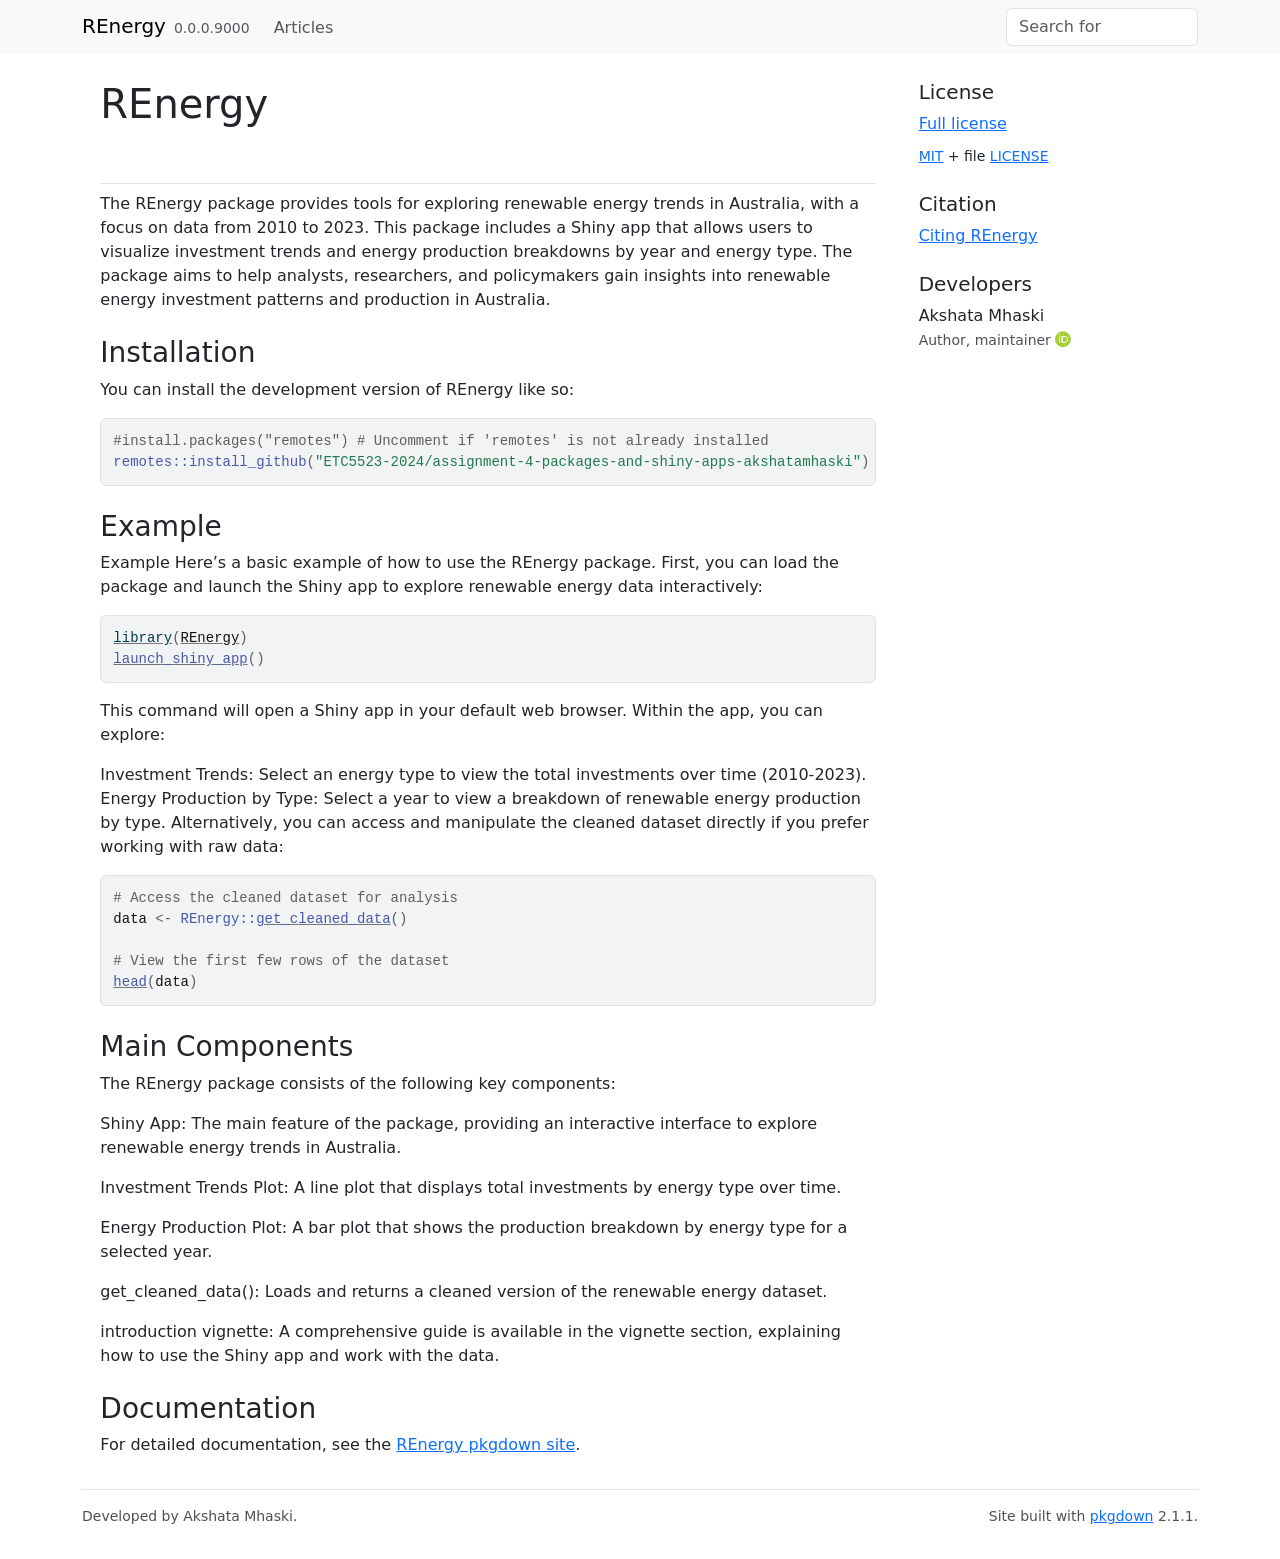
<file: index.html>
<!DOCTYPE html>
<!-- Generated by pkgdown: do not edit by hand --><html lang="en">
<head>
<meta http-equiv="Content-Type" content="text/html; charset=UTF-8">
<meta charset="utf-8">
<meta http-equiv="X-UA-Compatible" content="IE=edge">
<meta name="viewport" content="width=device-width, initial-scale=1, shrink-to-fit=no">
<title>Analyze and Visualize Renewable Energy Trends in Australia • REnergy</title>
<script src="deps/jquery-3.6.0/jquery-3.6.0.min.js"></script><meta name="viewport" content="width=device-width, initial-scale=1, shrink-to-fit=no">
<link href="deps/bootstrap-5.3.1/bootstrap.min.css" rel="stylesheet">
<script src="deps/bootstrap-5.3.1/bootstrap.bundle.min.js"></script><link href="deps/font-awesome-6.4.2/css/all.min.css" rel="stylesheet">
<link href="deps/font-awesome-6.4.2/css/v4-shims.min.css" rel="stylesheet">
<script src="deps/headroom-0.11.0/headroom.min.js"></script><script src="deps/headroom-0.11.0/jQuery.headroom.min.js"></script><script src="deps/bootstrap-toc-1.0.1/bootstrap-toc.min.js"></script><script src="deps/clipboard.js-2.0.11/clipboard.min.js"></script><script src="deps/search-1.0.0/autocomplete.jquery.min.js"></script><script src="deps/search-1.0.0/fuse.min.js"></script><script src="deps/search-1.0.0/mark.min.js"></script><!-- pkgdown --><script src="pkgdown.js"></script><meta property="og:title" content="Analyze and Visualize Renewable Energy Trends in Australia">
<meta name="description" content="The REnergy package provides tools for analyzing renewable energy trends in Australia from 2010 to 2023. This package includes a Shiny app for interactive data visualization, allowing users to explore investment patterns and energy production by type and year. It is designed for researchers, analysts, and policymakers interested in renewable energy data.">
<meta property="og:description" content="The REnergy package provides tools for analyzing renewable energy trends in Australia from 2010 to 2023. This package includes a Shiny app for interactive data visualization, allowing users to explore investment patterns and energy production by type and year. It is designed for researchers, analysts, and policymakers interested in renewable energy data.">
</head>
<body>
    <a href="#main" class="visually-hidden-focusable">Skip to contents</a>


    <nav class="navbar navbar-expand-lg fixed-top bg-light" data-bs-theme="light" aria-label="Site navigation"><div class="container">

    <a class="navbar-brand me-2" href="index.html">REnergy</a>

    <small class="nav-text text-muted me-auto" data-bs-toggle="tooltip" data-bs-placement="bottom" title="">0.0.0.9000</small>


    <button class="navbar-toggler" type="button" data-bs-toggle="collapse" data-bs-target="#navbar" aria-controls="navbar" aria-expanded="false" aria-label="Toggle navigation">
      <span class="navbar-toggler-icon"></span>
    </button>

    <div id="navbar" class="collapse navbar-collapse ms-3">
      <ul class="navbar-nav me-auto">
<li class="nav-item"><a class="nav-link" href="articles/index.html">Articles</a></li>
      </ul>
<ul class="navbar-nav">
<li class="nav-item"><form class="form-inline" role="search">
 <input class="form-control" type="search" name="search-input" id="search-input" autocomplete="off" aria-label="Search site" placeholder="Search for" data-search-index="search.json">
</form></li>
      </ul>
</div>


  </div>
</nav><div class="container template-home">
<div class="row">
  <main id="main" class="col-md-9"><div class="section level1">
<div class="page-header"><h1 id="renergy">REnergy<a class="anchor" aria-label="anchor" href="#renergy"></a>
</h1></div>
<!-- badges: start -->
<!-- badges: end -->
<p>The REnergy package provides tools for exploring renewable energy trends in Australia, with a focus on data from 2010 to 2023. This package includes a Shiny app that allows users to visualize investment trends and energy production breakdowns by year and energy type. The package aims to help analysts, researchers, and policymakers gain insights into renewable energy investment patterns and production in Australia.</p>
<div class="section level2">
<h2 id="installation">Installation<a class="anchor" aria-label="anchor" href="#installation"></a>
</h2>
<p>You can install the development version of REnergy like so:</p>
<div class="sourceCode" id="cb1"><pre class="downlit sourceCode r">
<code class="sourceCode R"><span><span class="co">#install.packages("remotes") # Uncomment if 'remotes' is not already installed</span></span>
<span><span class="fu">remotes</span><span class="fu">::</span><span class="fu">install_github</span><span class="op">(</span><span class="st">"ETC5523-2024/assignment-4-packages-and-shiny-apps-akshatamhaski"</span><span class="op">)</span></span></code></pre></div>
</div>
<div class="section level2">
<h2 id="example">Example<a class="anchor" aria-label="anchor" href="#example"></a>
</h2>
<p>Example Here’s a basic example of how to use the REnergy package. First, you can load the package and launch the Shiny app to explore renewable energy data interactively:</p>
<div class="sourceCode" id="cb2"><pre class="downlit sourceCode r">
<code class="sourceCode R"><span><span class="kw"><a href="https://rdrr.io/r/base/library.html" class="external-link">library</a></span><span class="op">(</span><span class="va"><a href="https://etc5523-2024.github.io/assignment-4-packages-and-shiny-apps-akshatamhaski/">REnergy</a></span><span class="op">)</span></span>
<span><span class="fu"><a href="reference/launch_shiny_app.html">launch_shiny_app</a></span><span class="op">(</span><span class="op">)</span></span></code></pre></div>
<p>This command will open a Shiny app in your default web browser. Within the app, you can explore:</p>
<p>Investment Trends: Select an energy type to view the total investments over time (2010-2023). Energy Production by Type: Select a year to view a breakdown of renewable energy production by type. Alternatively, you can access and manipulate the cleaned dataset directly if you prefer working with raw data:</p>
<div class="sourceCode" id="cb3"><pre class="downlit sourceCode r">
<code class="sourceCode R"><span><span class="co"># Access the cleaned dataset for analysis</span></span>
<span><span class="va">data</span> <span class="op">&lt;-</span> <span class="fu">REnergy</span><span class="fu">::</span><span class="fu"><a href="reference/get_cleaned_data.html">get_cleaned_data</a></span><span class="op">(</span><span class="op">)</span></span>
<span></span>
<span><span class="co"># View the first few rows of the dataset</span></span>
<span><span class="fu"><a href="https://rdrr.io/r/utils/head.html" class="external-link">head</a></span><span class="op">(</span><span class="va">data</span><span class="op">)</span></span></code></pre></div>
</div>
<div class="section level2">
<h2 id="main-components">Main Components<a class="anchor" aria-label="anchor" href="#main-components"></a>
</h2>
<p>The REnergy package consists of the following key components:</p>
<p>Shiny App: The main feature of the package, providing an interactive interface to explore renewable energy trends in Australia.</p>
<p>Investment Trends Plot: A line plot that displays total investments by energy type over time.</p>
<p>Energy Production Plot: A bar plot that shows the production breakdown by energy type for a selected year.</p>
<p>get_cleaned_data(): Loads and returns a cleaned version of the renewable energy dataset.</p>
<p>introduction vignette: A comprehensive guide is available in the vignette section, explaining how to use the Shiny app and work with the data.</p>
</div>
<div class="section level2">
<h2 id="documentation">Documentation<a class="anchor" aria-label="anchor" href="#documentation"></a>
</h2>
<p>For detailed documentation, see the <a href="https://etc5523-2024.github.io/assignment-4-packages-and-shiny-apps-akshatamhaski/">REnergy pkgdown site</a>.</p>
</div>
</div>
  </main><aside class="col-md-3"><div class="license">
<h2 data-toc-skip>License</h2>
<ul class="list-unstyled">
<li><a href="LICENSE.html">Full license</a></li>
<li><small><a href="https://opensource.org/licenses/mit-license.php" class="external-link">MIT</a> + file <a href="LICENSE-text.html">LICENSE</a></small></li>
</ul>
</div>


<div class="citation">
<h2 data-toc-skip>Citation</h2>
<ul class="list-unstyled">
<li><a href="authors.html#citation">Citing REnergy</a></li>
</ul>
</div>

<div class="developers">
<h2 data-toc-skip>Developers</h2>
<ul class="list-unstyled">
<li>Akshata Mhaski <br><small class="roles"> Author, maintainer </small> <a href="https://orcid.org/YOUR-ORCID-ID" target="orcid.widget" aria-label="ORCID" class="external-link"><span class="fab fa-orcid orcid" aria-hidden="true"></span></a> </li>
</ul>
</div>



  </aside>
</div>


    <footer><div class="pkgdown-footer-left">
  <p>Developed by Akshata Mhaski.</p>
</div>

<div class="pkgdown-footer-right">
  <p>Site built with <a href="https://pkgdown.r-lib.org/" class="external-link">pkgdown</a> 2.1.1.</p>
</div>

    </footer>
</div>





  </body>
</html>
</file>
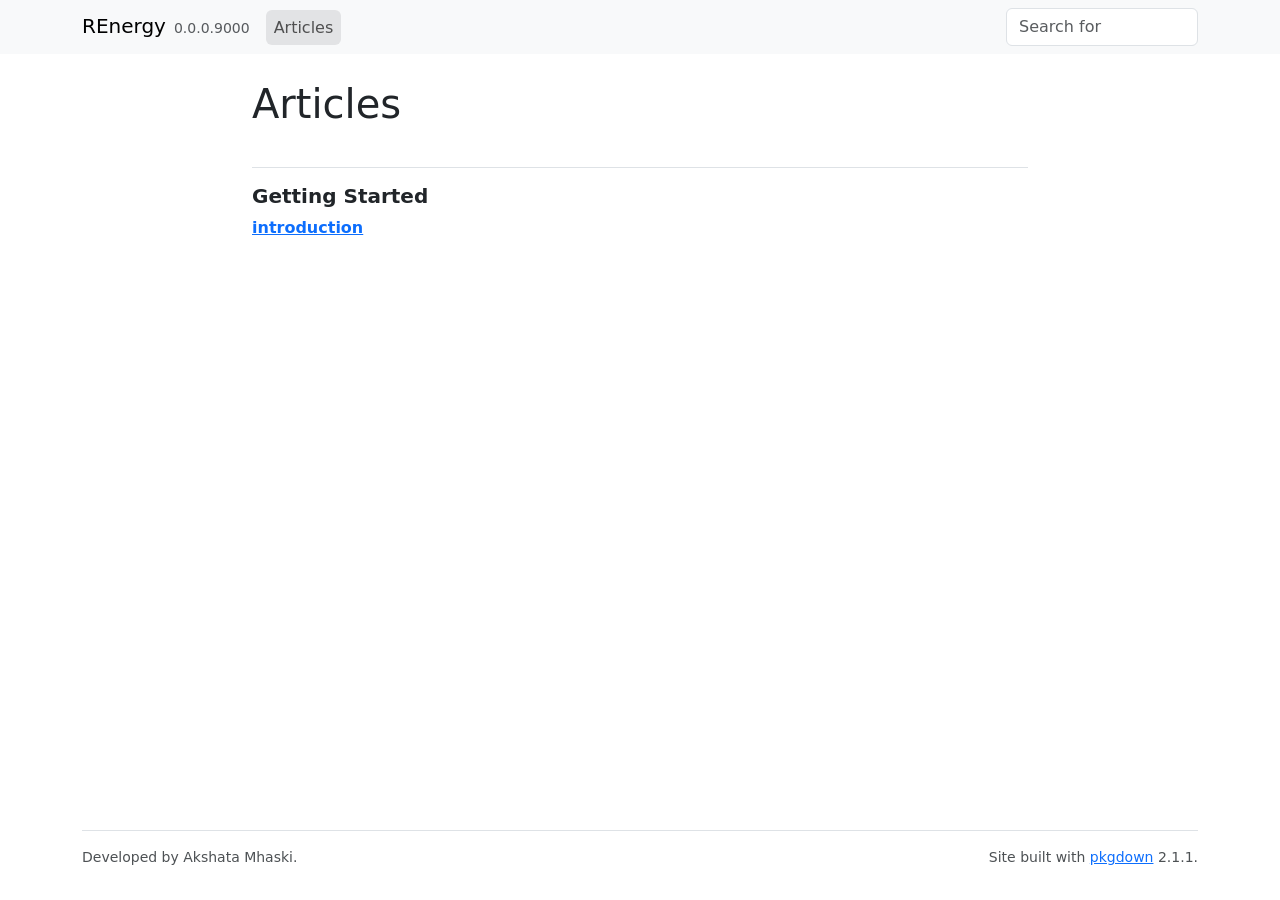
<file: articles/index.html>
<!DOCTYPE html>
<!-- Generated by pkgdown: do not edit by hand --><html lang="en"><head><meta http-equiv="Content-Type" content="text/html; charset=UTF-8"><meta charset="utf-8"><meta http-equiv="X-UA-Compatible" content="IE=edge"><meta name="viewport" content="width=device-width, initial-scale=1, shrink-to-fit=no"><title>Articles • REnergy</title><script src="../deps/jquery-3.6.0/jquery-3.6.0.min.js"></script><meta name="viewport" content="width=device-width, initial-scale=1, shrink-to-fit=no"><link href="../deps/bootstrap-5.3.1/bootstrap.min.css" rel="stylesheet"><script src="../deps/bootstrap-5.3.1/bootstrap.bundle.min.js"></script><link href="../deps/font-awesome-6.4.2/css/all.min.css" rel="stylesheet"><link href="../deps/font-awesome-6.4.2/css/v4-shims.min.css" rel="stylesheet"><script src="../deps/headroom-0.11.0/headroom.min.js"></script><script src="../deps/headroom-0.11.0/jQuery.headroom.min.js"></script><script src="../deps/bootstrap-toc-1.0.1/bootstrap-toc.min.js"></script><script src="../deps/clipboard.js-2.0.11/clipboard.min.js"></script><script src="../deps/search-1.0.0/autocomplete.jquery.min.js"></script><script src="../deps/search-1.0.0/fuse.min.js"></script><script src="../deps/search-1.0.0/mark.min.js"></script><!-- pkgdown --><script src="../pkgdown.js"></script><meta property="og:title" content="Articles"></head><body>
    <a href="#main" class="visually-hidden-focusable">Skip to contents</a>


    <nav class="navbar navbar-expand-lg fixed-top bg-light" data-bs-theme="light" aria-label="Site navigation"><div class="container">

    <a class="navbar-brand me-2" href="../index.html">REnergy</a>

    <small class="nav-text text-muted me-auto" data-bs-toggle="tooltip" data-bs-placement="bottom" title="">0.0.0.9000</small>


    <button class="navbar-toggler" type="button" data-bs-toggle="collapse" data-bs-target="#navbar" aria-controls="navbar" aria-expanded="false" aria-label="Toggle navigation">
      <span class="navbar-toggler-icon"></span>
    </button>

    <div id="navbar" class="collapse navbar-collapse ms-3">
      <ul class="navbar-nav me-auto"><li class="active nav-item"><a class="nav-link" href="../articles/index.html">Articles</a></li>
      </ul><ul class="navbar-nav"><li class="nav-item"><form class="form-inline" role="search">
 <input class="form-control" type="search" name="search-input" id="search-input" autocomplete="off" aria-label="Search site" placeholder="Search for" data-search-index="../search.json"></form></li>
      </ul></div>


  </div>
</nav><div class="container template-article-index">
<div class="row">
  <main id="main" class="col-md-9"><div class="page-header">

      <h1>Articles</h1>
    </div>

    <div class="section ">
      <h3>Getting Started</h3>
      <div class="section-desc"></div>

      <dl><dt><a href="introduction.html">introduction</a></dt>
        <dd>
      </dd></dl></div>
  </main></div>


    <footer><div class="pkgdown-footer-left">
  <p>Developed by Akshata Mhaski.</p>
</div>

<div class="pkgdown-footer-right">
  <p>Site built with <a href="https://pkgdown.r-lib.org/" class="external-link">pkgdown</a> 2.1.1.</p>
</div>

    </footer></div>





  </body></html>
</file>
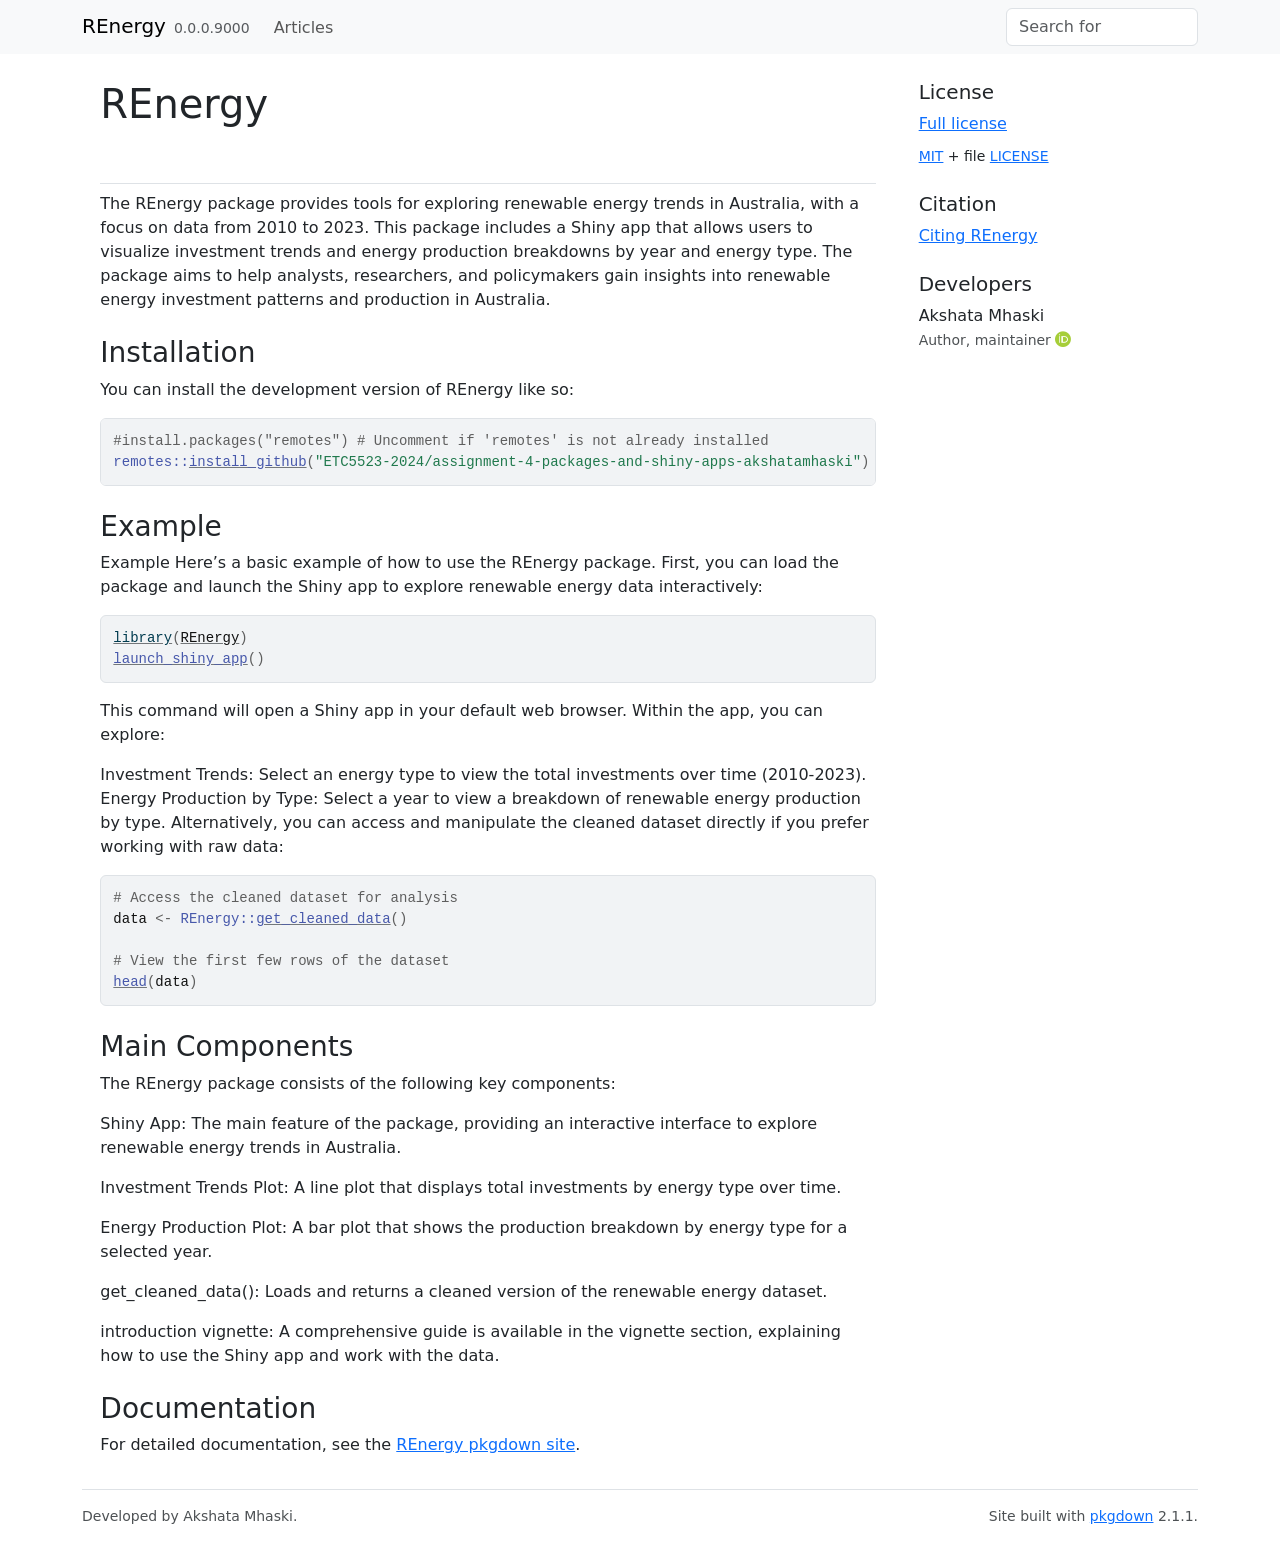
<file: docs/index.html>
<!DOCTYPE html>
<!-- Generated by pkgdown: do not edit by hand --><html lang="en">
<head>
<meta http-equiv="Content-Type" content="text/html; charset=UTF-8">
<meta charset="utf-8">
<meta http-equiv="X-UA-Compatible" content="IE=edge">
<meta name="viewport" content="width=device-width, initial-scale=1, shrink-to-fit=no">
<title>Analyze and Visualize Renewable Energy Trends in Australia • REnergy</title>
<script src="deps/jquery-3.6.0/jquery-3.6.0.min.js"></script><meta name="viewport" content="width=device-width, initial-scale=1, shrink-to-fit=no">
<link href="deps/bootstrap-5.3.1/bootstrap.min.css" rel="stylesheet">
<script src="deps/bootstrap-5.3.1/bootstrap.bundle.min.js"></script><link href="deps/font-awesome-6.4.2/css/all.min.css" rel="stylesheet">
<link href="deps/font-awesome-6.4.2/css/v4-shims.min.css" rel="stylesheet">
<script src="deps/headroom-0.11.0/headroom.min.js"></script><script src="deps/headroom-0.11.0/jQuery.headroom.min.js"></script><script src="deps/bootstrap-toc-1.0.1/bootstrap-toc.min.js"></script><script src="deps/clipboard.js-2.0.11/clipboard.min.js"></script><script src="deps/search-1.0.0/autocomplete.jquery.min.js"></script><script src="deps/search-1.0.0/fuse.min.js"></script><script src="deps/search-1.0.0/mark.min.js"></script><!-- pkgdown --><script src="pkgdown.js"></script><meta property="og:title" content="Analyze and Visualize Renewable Energy Trends in Australia">
<meta name="description" content="The REnergy package provides tools for analyzing renewable energy trends in Australia from 2010 to 2023. This package includes a Shiny app for interactive data visualization, allowing users to explore investment patterns and energy production by type and year. It is designed for researchers, analysts, and policymakers interested in renewable energy data.">
<meta property="og:description" content="The REnergy package provides tools for analyzing renewable energy trends in Australia from 2010 to 2023. This package includes a Shiny app for interactive data visualization, allowing users to explore investment patterns and energy production by type and year. It is designed for researchers, analysts, and policymakers interested in renewable energy data.">
</head>
<body>
    <a href="#main" class="visually-hidden-focusable">Skip to contents</a>


    <nav class="navbar navbar-expand-lg fixed-top bg-light" data-bs-theme="light" aria-label="Site navigation"><div class="container">

    <a class="navbar-brand me-2" href="index.html">REnergy</a>

    <small class="nav-text text-muted me-auto" data-bs-toggle="tooltip" data-bs-placement="bottom" title="">0.0.0.9000</small>


    <button class="navbar-toggler" type="button" data-bs-toggle="collapse" data-bs-target="#navbar" aria-controls="navbar" aria-expanded="false" aria-label="Toggle navigation">
      <span class="navbar-toggler-icon"></span>
    </button>

    <div id="navbar" class="collapse navbar-collapse ms-3">
      <ul class="navbar-nav me-auto">
<li class="nav-item"><a class="nav-link" href="articles/index.html">Articles</a></li>
      </ul>
<ul class="navbar-nav">
<li class="nav-item"><form class="form-inline" role="search">
 <input class="form-control" type="search" name="search-input" id="search-input" autocomplete="off" aria-label="Search site" placeholder="Search for" data-search-index="search.json">
</form></li>
      </ul>
</div>


  </div>
</nav><div class="container template-home">
<div class="row">
  <main id="main" class="col-md-9"><div class="section level1">
<div class="page-header"><h1 id="renergy">REnergy<a class="anchor" aria-label="anchor" href="#renergy"></a>
</h1></div>
<!-- badges: start -->
<!-- badges: end -->
<p>The REnergy package provides tools for exploring renewable energy trends in Australia, with a focus on data from 2010 to 2023. This package includes a Shiny app that allows users to visualize investment trends and energy production breakdowns by year and energy type. The package aims to help analysts, researchers, and policymakers gain insights into renewable energy investment patterns and production in Australia.</p>
<div class="section level2">
<h2 id="installation">Installation<a class="anchor" aria-label="anchor" href="#installation"></a>
</h2>
<p>You can install the development version of REnergy like so:</p>
<div class="sourceCode" id="cb1"><pre class="downlit sourceCode r">
<code class="sourceCode R"><span><span class="co">#install.packages("remotes") # Uncomment if 'remotes' is not already installed</span></span>
<span><span class="fu">remotes</span><span class="fu">::</span><span class="fu"><a href="https://remotes.r-lib.org/reference/install_github.html" class="external-link">install_github</a></span><span class="op">(</span><span class="st">"ETC5523-2024/assignment-4-packages-and-shiny-apps-akshatamhaski"</span><span class="op">)</span></span></code></pre></div>
</div>
<div class="section level2">
<h2 id="example">Example<a class="anchor" aria-label="anchor" href="#example"></a>
</h2>
<p>Example Here’s a basic example of how to use the REnergy package. First, you can load the package and launch the Shiny app to explore renewable energy data interactively:</p>
<div class="sourceCode" id="cb2"><pre class="downlit sourceCode r">
<code class="sourceCode R"><span><span class="kw"><a href="https://rdrr.io/r/base/library.html" class="external-link">library</a></span><span class="op">(</span><span class="va"><a href="https://etc5523-2024.github.io/assignment-4-packages-and-shiny-apps-akshatamhaski/">REnergy</a></span><span class="op">)</span></span>
<span><span class="fu"><a href="reference/launch_shiny_app.html">launch_shiny_app</a></span><span class="op">(</span><span class="op">)</span></span></code></pre></div>
<p>This command will open a Shiny app in your default web browser. Within the app, you can explore:</p>
<p>Investment Trends: Select an energy type to view the total investments over time (2010-2023). Energy Production by Type: Select a year to view a breakdown of renewable energy production by type. Alternatively, you can access and manipulate the cleaned dataset directly if you prefer working with raw data:</p>
<div class="sourceCode" id="cb3"><pre class="downlit sourceCode r">
<code class="sourceCode R"><span><span class="co"># Access the cleaned dataset for analysis</span></span>
<span><span class="va">data</span> <span class="op">&lt;-</span> <span class="fu">REnergy</span><span class="fu">::</span><span class="fu"><a href="reference/get_cleaned_data.html">get_cleaned_data</a></span><span class="op">(</span><span class="op">)</span></span>
<span></span>
<span><span class="co"># View the first few rows of the dataset</span></span>
<span><span class="fu"><a href="https://rdrr.io/r/utils/head.html" class="external-link">head</a></span><span class="op">(</span><span class="va">data</span><span class="op">)</span></span></code></pre></div>
</div>
<div class="section level2">
<h2 id="main-components">Main Components<a class="anchor" aria-label="anchor" href="#main-components"></a>
</h2>
<p>The REnergy package consists of the following key components:</p>
<p>Shiny App: The main feature of the package, providing an interactive interface to explore renewable energy trends in Australia.</p>
<p>Investment Trends Plot: A line plot that displays total investments by energy type over time.</p>
<p>Energy Production Plot: A bar plot that shows the production breakdown by energy type for a selected year.</p>
<p>get_cleaned_data(): Loads and returns a cleaned version of the renewable energy dataset.</p>
<p>introduction vignette: A comprehensive guide is available in the vignette section, explaining how to use the Shiny app and work with the data.</p>
</div>
<div class="section level2">
<h2 id="documentation">Documentation<a class="anchor" aria-label="anchor" href="#documentation"></a>
</h2>
<p>For detailed documentation, see the <a href="https://etc5523-2024.github.io/assignment-4-packages-and-shiny-apps-akshatamhaski/">REnergy pkgdown site</a>.</p>
</div>
</div>
  </main><aside class="col-md-3"><div class="license">
<h2 data-toc-skip>License</h2>
<ul class="list-unstyled">
<li><a href="LICENSE.html">Full license</a></li>
<li><small><a href="https://opensource.org/licenses/mit-license.php" class="external-link">MIT</a> + file <a href="LICENSE-text.html">LICENSE</a></small></li>
</ul>
</div>


<div class="citation">
<h2 data-toc-skip>Citation</h2>
<ul class="list-unstyled">
<li><a href="authors.html#citation">Citing REnergy</a></li>
</ul>
</div>

<div class="developers">
<h2 data-toc-skip>Developers</h2>
<ul class="list-unstyled">
<li>Akshata Mhaski <br><small class="roles"> Author, maintainer </small> <a href="https://orcid.org/YOUR-ORCID-ID" target="orcid.widget" aria-label="ORCID" class="external-link"><span class="fab fa-orcid orcid" aria-hidden="true"></span></a> </li>
</ul>
</div>



  </aside>
</div>


    <footer><div class="pkgdown-footer-left">
  <p>Developed by Akshata Mhaski.</p>
</div>

<div class="pkgdown-footer-right">
  <p>Site built with <a href="https://pkgdown.r-lib.org/" class="external-link">pkgdown</a> 2.1.1.</p>
</div>

    </footer>
</div>





  </body>
</html>
</file>
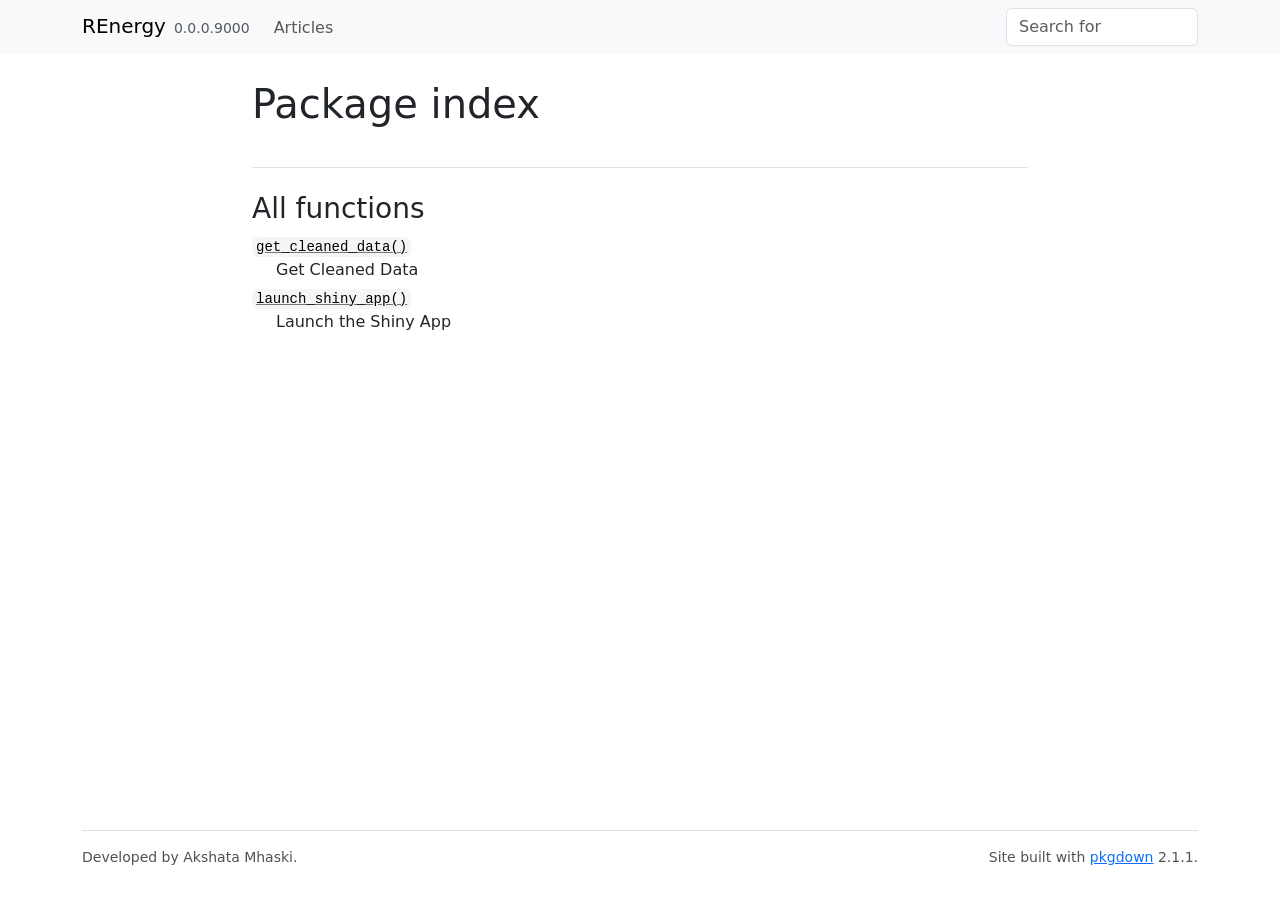
<file: reference/index.html>
<!DOCTYPE html>
<!-- Generated by pkgdown: do not edit by hand --><html lang="en"><head><meta http-equiv="Content-Type" content="text/html; charset=UTF-8"><meta charset="utf-8"><meta http-equiv="X-UA-Compatible" content="IE=edge"><meta name="viewport" content="width=device-width, initial-scale=1, shrink-to-fit=no"><title>Package index • REnergy</title><script src="../deps/jquery-3.6.0/jquery-3.6.0.min.js"></script><meta name="viewport" content="width=device-width, initial-scale=1, shrink-to-fit=no"><link href="../deps/bootstrap-5.3.1/bootstrap.min.css" rel="stylesheet"><script src="../deps/bootstrap-5.3.1/bootstrap.bundle.min.js"></script><link href="../deps/font-awesome-6.4.2/css/all.min.css" rel="stylesheet"><link href="../deps/font-awesome-6.4.2/css/v4-shims.min.css" rel="stylesheet"><script src="../deps/headroom-0.11.0/headroom.min.js"></script><script src="../deps/headroom-0.11.0/jQuery.headroom.min.js"></script><script src="../deps/bootstrap-toc-1.0.1/bootstrap-toc.min.js"></script><script src="../deps/clipboard.js-2.0.11/clipboard.min.js"></script><script src="../deps/search-1.0.0/autocomplete.jquery.min.js"></script><script src="../deps/search-1.0.0/fuse.min.js"></script><script src="../deps/search-1.0.0/mark.min.js"></script><!-- pkgdown --><script src="../pkgdown.js"></script><meta property="og:title" content="Package index"></head><body>
    <a href="#main" class="visually-hidden-focusable">Skip to contents</a>


    <nav class="navbar navbar-expand-lg fixed-top bg-light" data-bs-theme="light" aria-label="Site navigation"><div class="container">

    <a class="navbar-brand me-2" href="../index.html">REnergy</a>

    <small class="nav-text text-muted me-auto" data-bs-toggle="tooltip" data-bs-placement="bottom" title="">0.0.0.9000</small>


    <button class="navbar-toggler" type="button" data-bs-toggle="collapse" data-bs-target="#navbar" aria-controls="navbar" aria-expanded="false" aria-label="Toggle navigation">
      <span class="navbar-toggler-icon"></span>
    </button>

    <div id="navbar" class="collapse navbar-collapse ms-3">
      <ul class="navbar-nav me-auto"><li class="nav-item"><a class="nav-link" href="../articles/index.html">Articles</a></li>
      </ul><ul class="navbar-nav"><li class="nav-item"><form class="form-inline" role="search">
 <input class="form-control" type="search" name="search-input" id="search-input" autocomplete="off" aria-label="Search site" placeholder="Search for" data-search-index="../search.json"></form></li>
      </ul></div>


  </div>
</nav><div class="container template-reference-index">
<div class="row">
  <main id="main" class="col-md-9"><div class="page-header">

      <h1>Package index</h1>
    </div>

    <div class="section level2">
      <h2 id="all-functions">All functions<a class="anchor" aria-label="anchor" href="#all-functions"></a></h2>




    </div><div class="section level2">




      <dl><dt>

          <code><a href="get_cleaned_data.html">get_cleaned_data()</a></code>

        </dt>
        <dd>Get Cleaned Data</dd>
      </dl><dl><dt>

          <code><a href="launch_shiny_app.html">launch_shiny_app()</a></code>

        </dt>
        <dd>Launch the Shiny App</dd>
      </dl></div>
  </main></div>


    <footer><div class="pkgdown-footer-left">
  <p>Developed by Akshata Mhaski.</p>
</div>

<div class="pkgdown-footer-right">
  <p>Site built with <a href="https://pkgdown.r-lib.org/" class="external-link">pkgdown</a> 2.1.1.</p>
</div>

    </footer></div>





  </body></html>
</file>
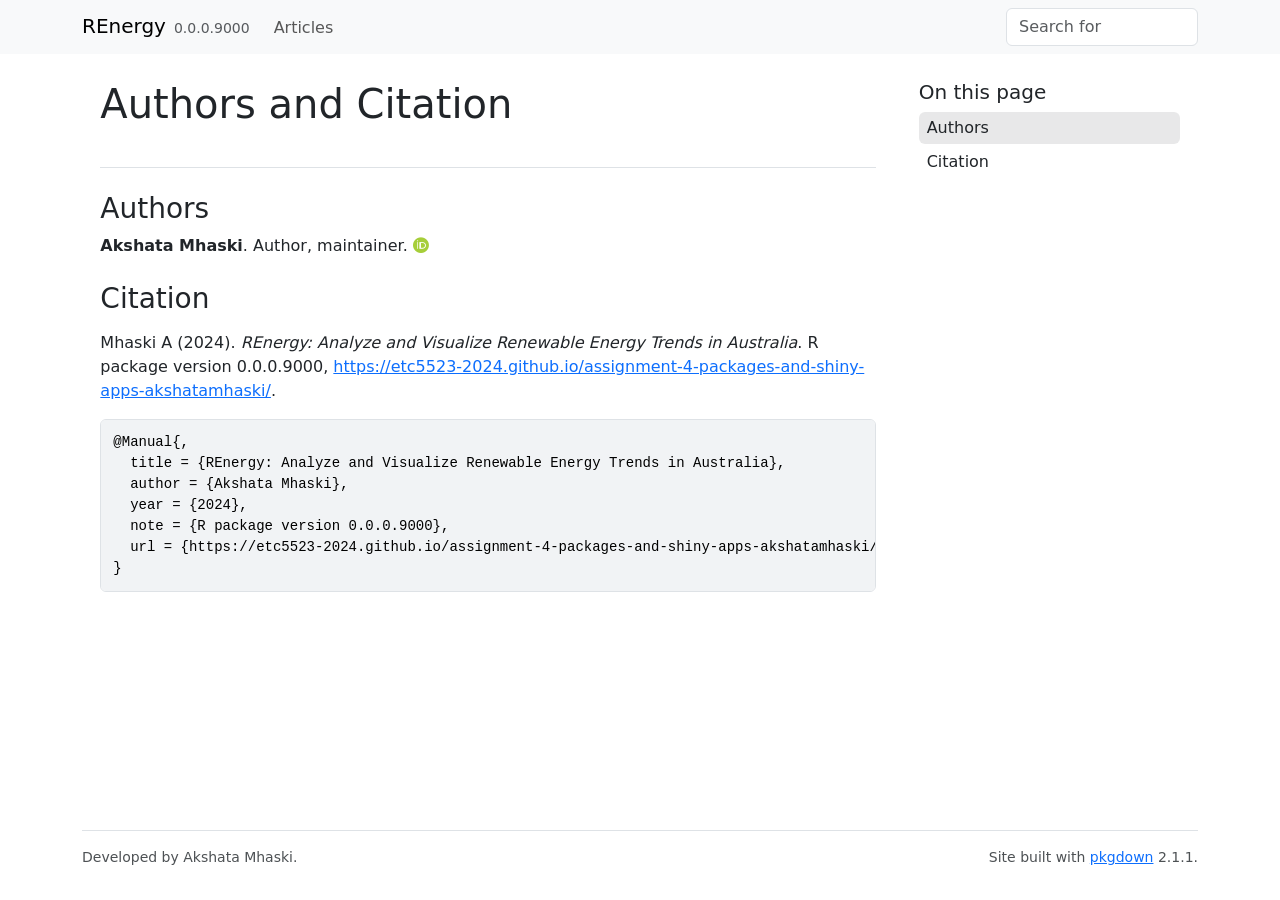
<file: authors.html>
<!DOCTYPE html>
<!-- Generated by pkgdown: do not edit by hand --><html lang="en"><head><meta http-equiv="Content-Type" content="text/html; charset=UTF-8"><meta charset="utf-8"><meta http-equiv="X-UA-Compatible" content="IE=edge"><meta name="viewport" content="width=device-width, initial-scale=1, shrink-to-fit=no"><title>Authors and Citation • REnergy</title><script src="deps/jquery-3.6.0/jquery-3.6.0.min.js"></script><meta name="viewport" content="width=device-width, initial-scale=1, shrink-to-fit=no"><link href="deps/bootstrap-5.3.1/bootstrap.min.css" rel="stylesheet"><script src="deps/bootstrap-5.3.1/bootstrap.bundle.min.js"></script><link href="deps/font-awesome-6.4.2/css/all.min.css" rel="stylesheet"><link href="deps/font-awesome-6.4.2/css/v4-shims.min.css" rel="stylesheet"><script src="deps/headroom-0.11.0/headroom.min.js"></script><script src="deps/headroom-0.11.0/jQuery.headroom.min.js"></script><script src="deps/bootstrap-toc-1.0.1/bootstrap-toc.min.js"></script><script src="deps/clipboard.js-2.0.11/clipboard.min.js"></script><script src="deps/search-1.0.0/autocomplete.jquery.min.js"></script><script src="deps/search-1.0.0/fuse.min.js"></script><script src="deps/search-1.0.0/mark.min.js"></script><!-- pkgdown --><script src="pkgdown.js"></script><meta property="og:title" content="Authors and Citation"></head><body>
    <a href="#main" class="visually-hidden-focusable">Skip to contents</a>


    <nav class="navbar navbar-expand-lg fixed-top bg-light" data-bs-theme="light" aria-label="Site navigation"><div class="container">

    <a class="navbar-brand me-2" href="index.html">REnergy</a>

    <small class="nav-text text-muted me-auto" data-bs-toggle="tooltip" data-bs-placement="bottom" title="">0.0.0.9000</small>


    <button class="navbar-toggler" type="button" data-bs-toggle="collapse" data-bs-target="#navbar" aria-controls="navbar" aria-expanded="false" aria-label="Toggle navigation">
      <span class="navbar-toggler-icon"></span>
    </button>

    <div id="navbar" class="collapse navbar-collapse ms-3">
      <ul class="navbar-nav me-auto"><li class="nav-item"><a class="nav-link" href="articles/index.html">Articles</a></li>
      </ul><ul class="navbar-nav"><li class="nav-item"><form class="form-inline" role="search">
 <input class="form-control" type="search" name="search-input" id="search-input" autocomplete="off" aria-label="Search site" placeholder="Search for" data-search-index="search.json"></form></li>
      </ul></div>


  </div>
</nav><div class="container template-citation-authors">
<div class="row">
  <main id="main" class="col-md-9"><div class="page-header">

      <h1>Authors and Citation</h1>
    </div>

    <div class="section level2">
      <h2>Authors</h2>

      <ul class="list-unstyled"><li>
          <p><strong>Akshata Mhaski</strong>. Author, maintainer. <a href="https://orcid.org/YOUR-ORCID-ID" target="orcid.widget" aria-label="ORCID" class="external-link"><span class="fab fa-orcid orcid" aria-hidden="true"></span></a>
          </p>
        </li>
      </ul></div>

    <div class="section level2">
      <h2 id="citation">Citation</h2>
      <p></p>

      <p>Mhaski A (2024).
<em>REnergy: Analyze and Visualize Renewable Energy Trends in Australia</em>.
R package version 0.0.0.9000, <a href="https://etc5523-2024.github.io/assignment-4-packages-and-shiny-apps-akshatamhaski/">https://etc5523-2024.github.io/assignment-4-packages-and-shiny-apps-akshatamhaski/</a>.
</p>
      <pre>@Manual{,
  title = {REnergy: Analyze and Visualize Renewable Energy Trends in Australia},
  author = {Akshata Mhaski},
  year = {2024},
  note = {R package version 0.0.0.9000},
  url = {https://etc5523-2024.github.io/assignment-4-packages-and-shiny-apps-akshatamhaski/},
}</pre>
    </div>

  </main><aside class="col-md-3"><nav id="toc" aria-label="Table of contents"><h2>On this page</h2>
    </nav></aside></div>


    <footer><div class="pkgdown-footer-left">
  <p>Developed by Akshata Mhaski.</p>
</div>

<div class="pkgdown-footer-right">
  <p>Site built with <a href="https://pkgdown.r-lib.org/" class="external-link">pkgdown</a> 2.1.1.</p>
</div>

    </footer></div>





  </body></html>
</file>
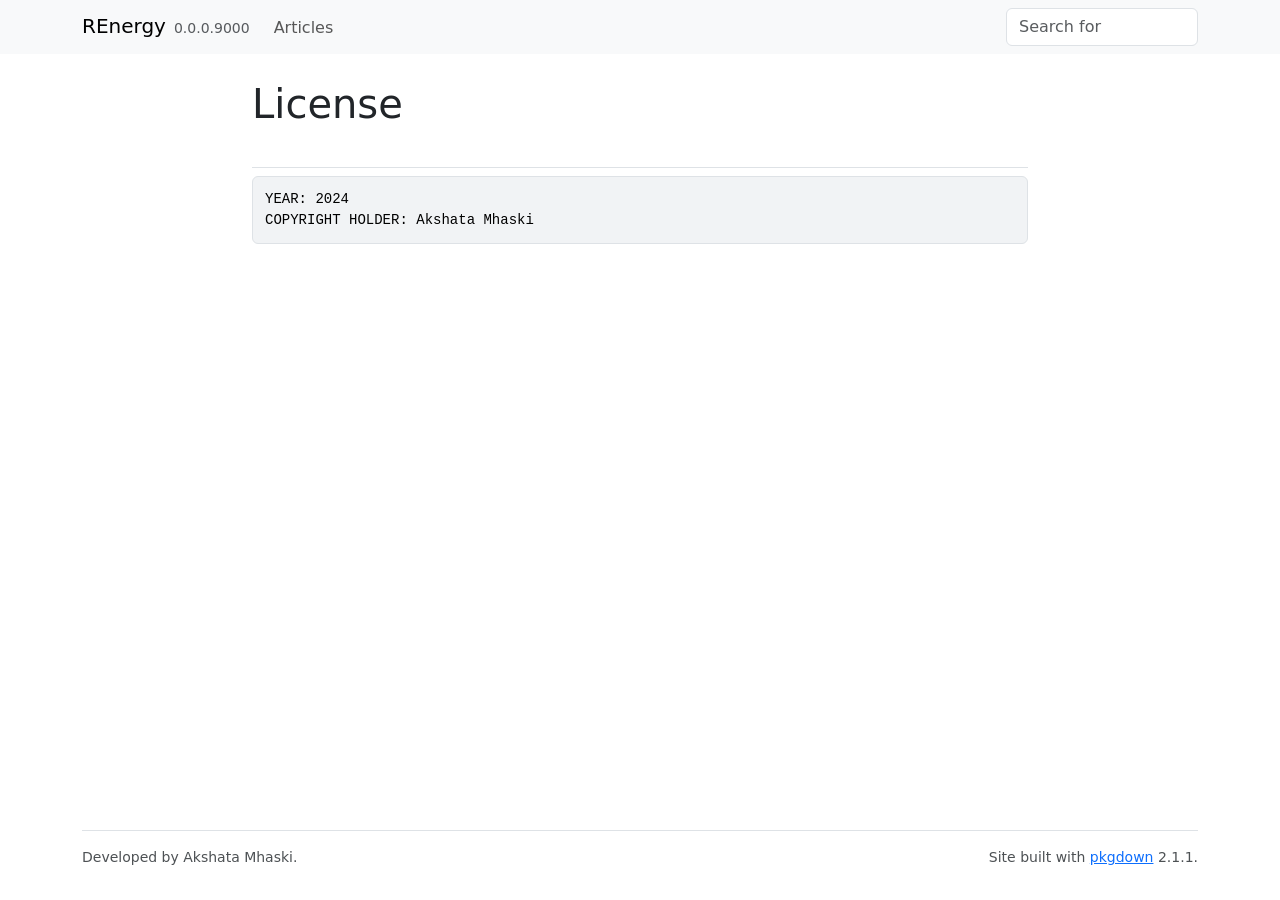
<file: LICENSE-text.html>
<!DOCTYPE html>
<!-- Generated by pkgdown: do not edit by hand --><html lang="en"><head><meta http-equiv="Content-Type" content="text/html; charset=UTF-8"><meta charset="utf-8"><meta http-equiv="X-UA-Compatible" content="IE=edge"><meta name="viewport" content="width=device-width, initial-scale=1, shrink-to-fit=no"><title>License • REnergy</title><script src="deps/jquery-3.6.0/jquery-3.6.0.min.js"></script><meta name="viewport" content="width=device-width, initial-scale=1, shrink-to-fit=no"><link href="deps/bootstrap-5.3.1/bootstrap.min.css" rel="stylesheet"><script src="deps/bootstrap-5.3.1/bootstrap.bundle.min.js"></script><link href="deps/font-awesome-6.4.2/css/all.min.css" rel="stylesheet"><link href="deps/font-awesome-6.4.2/css/v4-shims.min.css" rel="stylesheet"><script src="deps/headroom-0.11.0/headroom.min.js"></script><script src="deps/headroom-0.11.0/jQuery.headroom.min.js"></script><script src="deps/bootstrap-toc-1.0.1/bootstrap-toc.min.js"></script><script src="deps/clipboard.js-2.0.11/clipboard.min.js"></script><script src="deps/search-1.0.0/autocomplete.jquery.min.js"></script><script src="deps/search-1.0.0/fuse.min.js"></script><script src="deps/search-1.0.0/mark.min.js"></script><!-- pkgdown --><script src="pkgdown.js"></script><meta property="og:title" content="License"></head><body>
    <a href="#main" class="visually-hidden-focusable">Skip to contents</a>


    <nav class="navbar navbar-expand-lg fixed-top bg-light" data-bs-theme="light" aria-label="Site navigation"><div class="container">

    <a class="navbar-brand me-2" href="index.html">REnergy</a>

    <small class="nav-text text-muted me-auto" data-bs-toggle="tooltip" data-bs-placement="bottom" title="">0.0.0.9000</small>


    <button class="navbar-toggler" type="button" data-bs-toggle="collapse" data-bs-target="#navbar" aria-controls="navbar" aria-expanded="false" aria-label="Toggle navigation">
      <span class="navbar-toggler-icon"></span>
    </button>

    <div id="navbar" class="collapse navbar-collapse ms-3">
      <ul class="navbar-nav me-auto"><li class="nav-item"><a class="nav-link" href="articles/index.html">Articles</a></li>
      </ul><ul class="navbar-nav"><li class="nav-item"><form class="form-inline" role="search">
 <input class="form-control" type="search" name="search-input" id="search-input" autocomplete="off" aria-label="Search site" placeholder="Search for" data-search-index="search.json"></form></li>
      </ul></div>


  </div>
</nav><div class="container template-title-body">
<div class="row">
  <main id="main" class="col-md-9"><div class="page-header">

      <h1>License</h1>

    </div>

<pre>YEAR: 2024
COPYRIGHT HOLDER: Akshata Mhaski
</pre>

  </main></div>


    <footer><div class="pkgdown-footer-left">
  <p>Developed by Akshata Mhaski.</p>
</div>

<div class="pkgdown-footer-right">
  <p>Site built with <a href="https://pkgdown.r-lib.org/" class="external-link">pkgdown</a> 2.1.1.</p>
</div>

    </footer></div>





  </body></html>
</file>
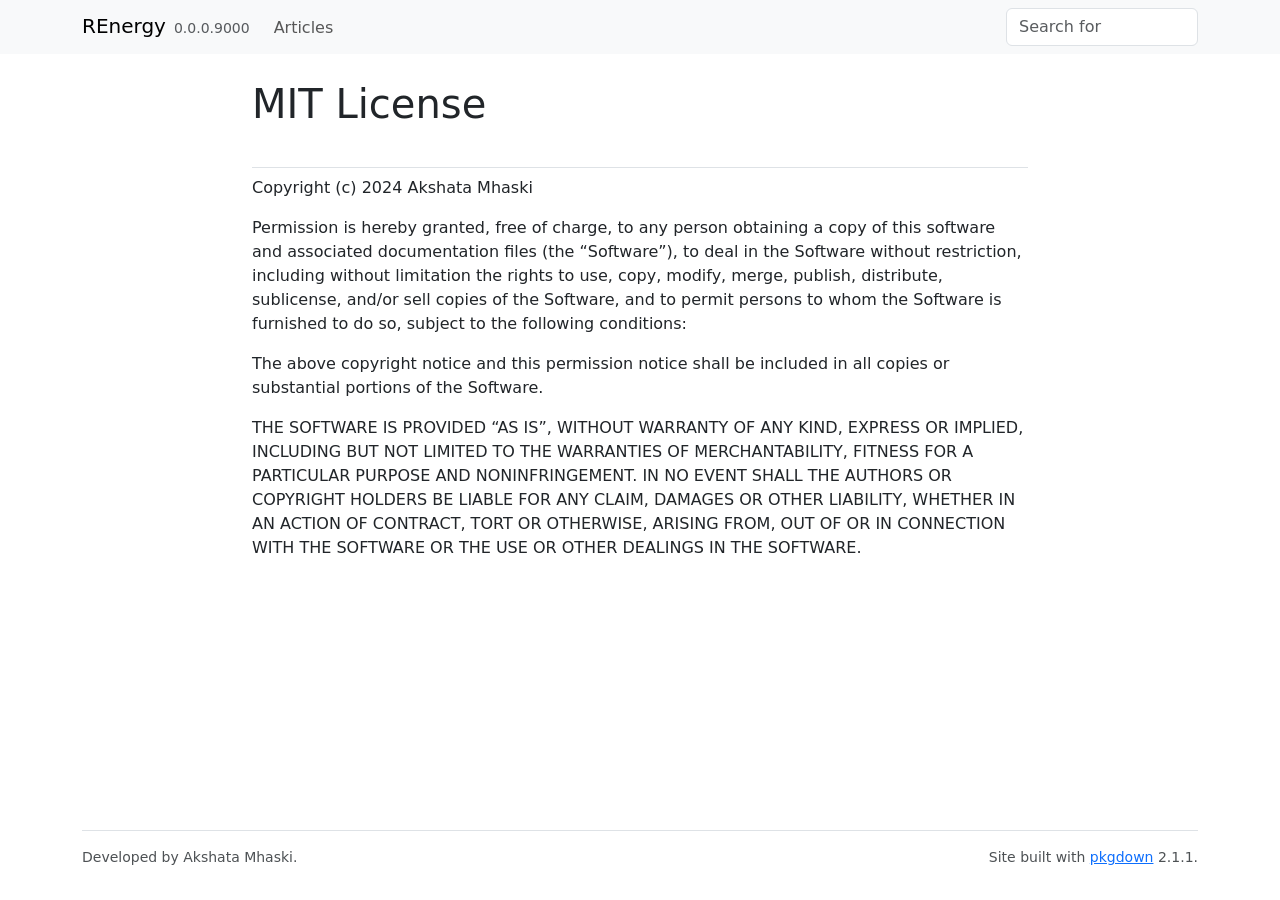
<file: LICENSE.html>
<!DOCTYPE html>
<!-- Generated by pkgdown: do not edit by hand --><html lang="en"><head><meta http-equiv="Content-Type" content="text/html; charset=UTF-8"><meta charset="utf-8"><meta http-equiv="X-UA-Compatible" content="IE=edge"><meta name="viewport" content="width=device-width, initial-scale=1, shrink-to-fit=no"><title>MIT License • REnergy</title><script src="deps/jquery-3.6.0/jquery-3.6.0.min.js"></script><meta name="viewport" content="width=device-width, initial-scale=1, shrink-to-fit=no"><link href="deps/bootstrap-5.3.1/bootstrap.min.css" rel="stylesheet"><script src="deps/bootstrap-5.3.1/bootstrap.bundle.min.js"></script><link href="deps/font-awesome-6.4.2/css/all.min.css" rel="stylesheet"><link href="deps/font-awesome-6.4.2/css/v4-shims.min.css" rel="stylesheet"><script src="deps/headroom-0.11.0/headroom.min.js"></script><script src="deps/headroom-0.11.0/jQuery.headroom.min.js"></script><script src="deps/bootstrap-toc-1.0.1/bootstrap-toc.min.js"></script><script src="deps/clipboard.js-2.0.11/clipboard.min.js"></script><script src="deps/search-1.0.0/autocomplete.jquery.min.js"></script><script src="deps/search-1.0.0/fuse.min.js"></script><script src="deps/search-1.0.0/mark.min.js"></script><!-- pkgdown --><script src="pkgdown.js"></script><meta property="og:title" content="MIT License"></head><body>
    <a href="#main" class="visually-hidden-focusable">Skip to contents</a>


    <nav class="navbar navbar-expand-lg fixed-top bg-light" data-bs-theme="light" aria-label="Site navigation"><div class="container">

    <a class="navbar-brand me-2" href="index.html">REnergy</a>

    <small class="nav-text text-muted me-auto" data-bs-toggle="tooltip" data-bs-placement="bottom" title="">0.0.0.9000</small>


    <button class="navbar-toggler" type="button" data-bs-toggle="collapse" data-bs-target="#navbar" aria-controls="navbar" aria-expanded="false" aria-label="Toggle navigation">
      <span class="navbar-toggler-icon"></span>
    </button>

    <div id="navbar" class="collapse navbar-collapse ms-3">
      <ul class="navbar-nav me-auto"><li class="nav-item"><a class="nav-link" href="articles/index.html">Articles</a></li>
      </ul><ul class="navbar-nav"><li class="nav-item"><form class="form-inline" role="search">
 <input class="form-control" type="search" name="search-input" id="search-input" autocomplete="off" aria-label="Search site" placeholder="Search for" data-search-index="search.json"></form></li>
      </ul></div>


  </div>
</nav><div class="container template-title-body">
<div class="row">
  <main id="main" class="col-md-9"><div class="page-header">

      <h1>MIT License</h1>

    </div>

<div id="mit-license" class="section level1">

<p>Copyright (c) 2024 Akshata Mhaski</p>
<p>Permission is hereby granted, free of charge, to any person obtaining a copy of this software and associated documentation files (the “Software”), to deal in the Software without restriction, including without limitation the rights to use, copy, modify, merge, publish, distribute, sublicense, and/or sell copies of the Software, and to permit persons to whom the Software is furnished to do so, subject to the following conditions:</p>
<p>The above copyright notice and this permission notice shall be included in all copies or substantial portions of the Software.</p>
<p>THE SOFTWARE IS PROVIDED “AS IS”, WITHOUT WARRANTY OF ANY KIND, EXPRESS OR IMPLIED, INCLUDING BUT NOT LIMITED TO THE WARRANTIES OF MERCHANTABILITY, FITNESS FOR A PARTICULAR PURPOSE AND NONINFRINGEMENT. IN NO EVENT SHALL THE AUTHORS OR COPYRIGHT HOLDERS BE LIABLE FOR ANY CLAIM, DAMAGES OR OTHER LIABILITY, WHETHER IN AN ACTION OF CONTRACT, TORT OR OTHERWISE, ARISING FROM, OUT OF OR IN CONNECTION WITH THE SOFTWARE OR THE USE OR OTHER DEALINGS IN THE SOFTWARE.</p>
</div>

  </main></div>


    <footer><div class="pkgdown-footer-left">
  <p>Developed by Akshata Mhaski.</p>
</div>

<div class="pkgdown-footer-right">
  <p>Site built with <a href="https://pkgdown.r-lib.org/" class="external-link">pkgdown</a> 2.1.1.</p>
</div>

    </footer></div>





  </body></html>
</file>
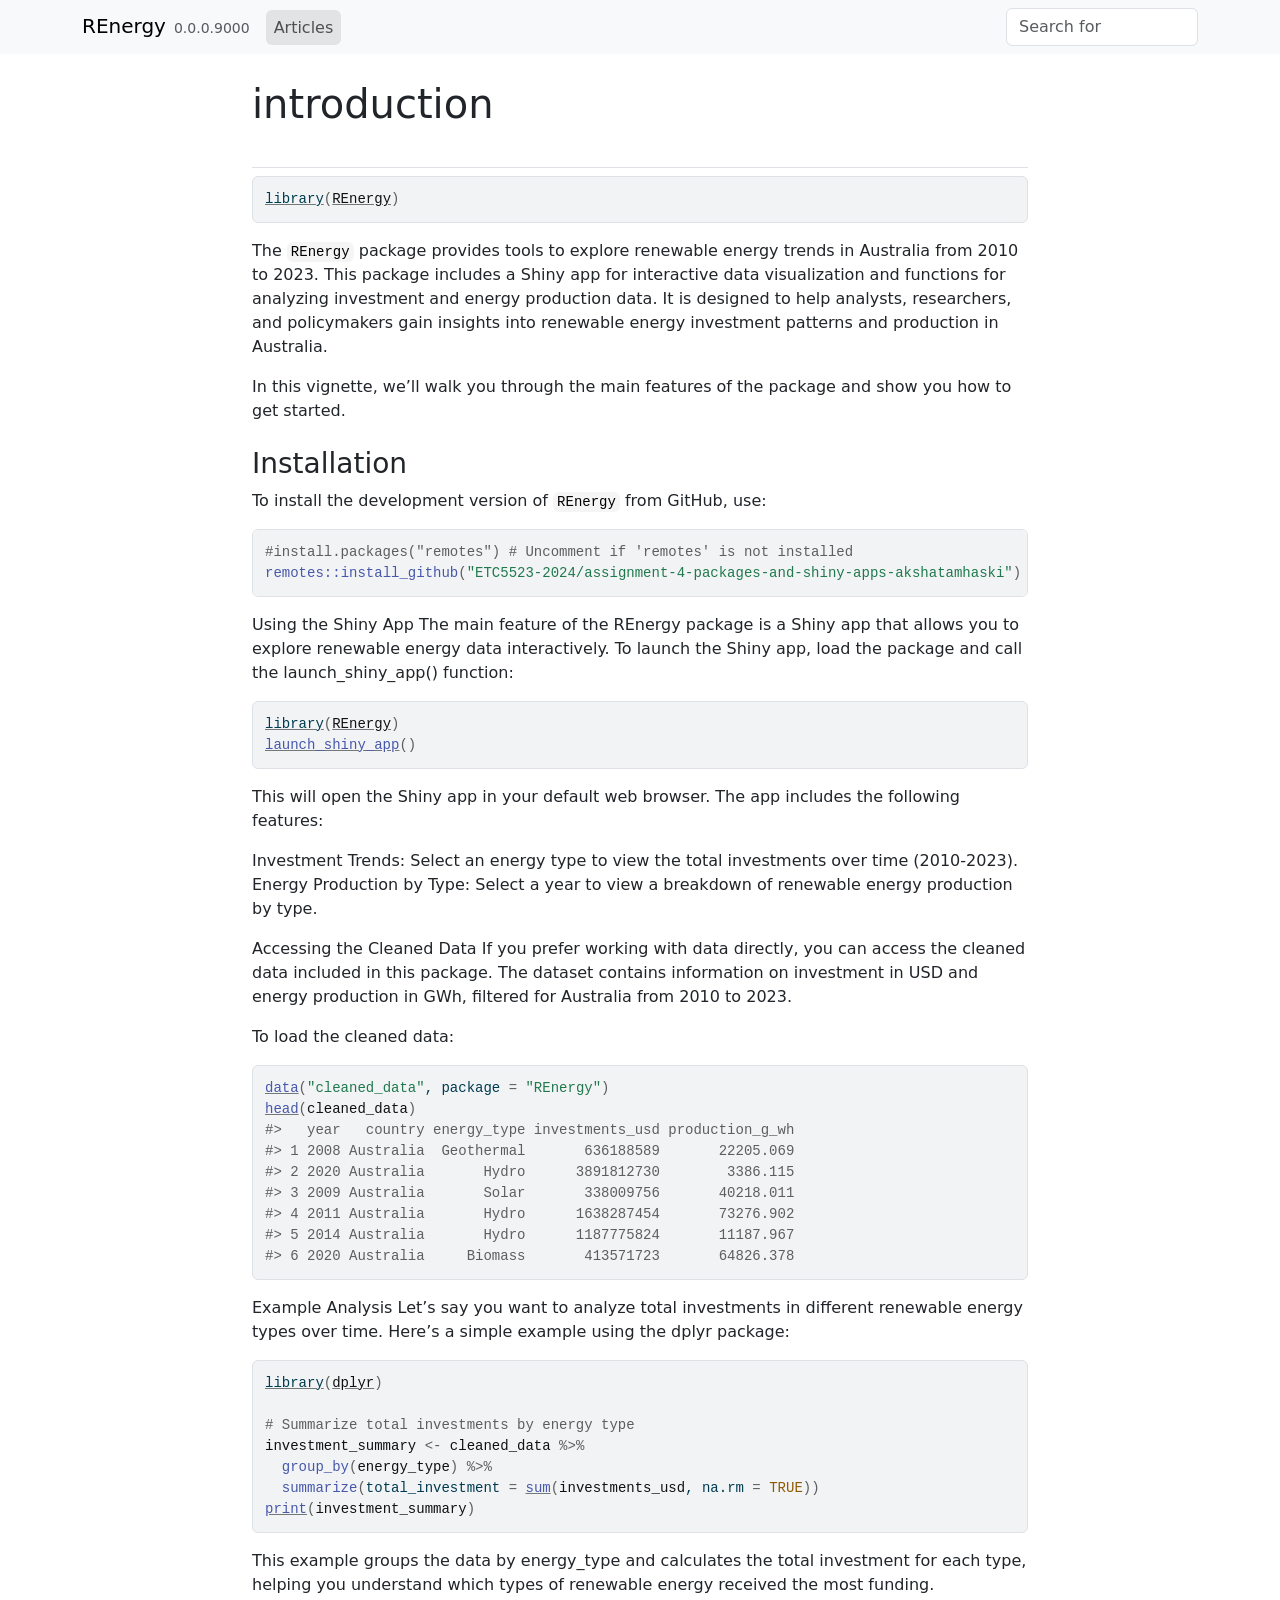
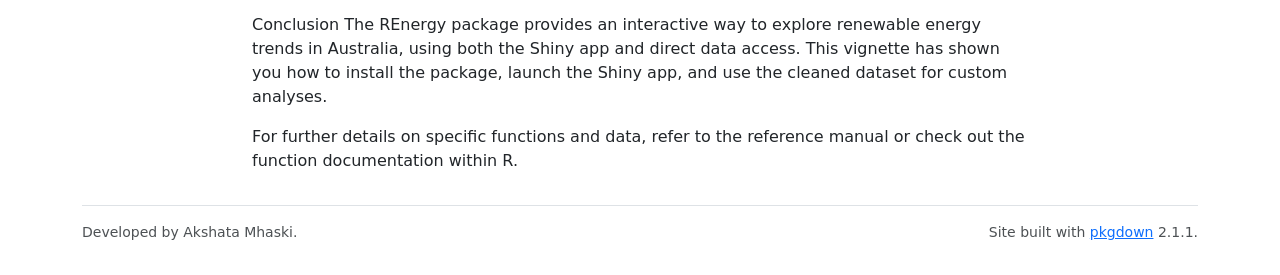
<file: articles/introduction.html>
<!DOCTYPE html>
<!-- Generated by pkgdown: do not edit by hand --><html lang="en">
<head>
<meta http-equiv="Content-Type" content="text/html; charset=UTF-8">
<meta charset="utf-8">
<meta http-equiv="X-UA-Compatible" content="IE=edge">
<meta name="viewport" content="width=device-width, initial-scale=1, shrink-to-fit=no">
<title>introduction • REnergy</title>
<script src="../deps/jquery-3.6.0/jquery-3.6.0.min.js"></script><meta name="viewport" content="width=device-width, initial-scale=1, shrink-to-fit=no">
<link href="../deps/bootstrap-5.3.1/bootstrap.min.css" rel="stylesheet">
<script src="../deps/bootstrap-5.3.1/bootstrap.bundle.min.js"></script><link href="../deps/font-awesome-6.4.2/css/all.min.css" rel="stylesheet">
<link href="../deps/font-awesome-6.4.2/css/v4-shims.min.css" rel="stylesheet">
<script src="../deps/headroom-0.11.0/headroom.min.js"></script><script src="../deps/headroom-0.11.0/jQuery.headroom.min.js"></script><script src="../deps/bootstrap-toc-1.0.1/bootstrap-toc.min.js"></script><script src="../deps/clipboard.js-2.0.11/clipboard.min.js"></script><script src="../deps/search-1.0.0/autocomplete.jquery.min.js"></script><script src="../deps/search-1.0.0/fuse.min.js"></script><script src="../deps/search-1.0.0/mark.min.js"></script><!-- pkgdown --><script src="../pkgdown.js"></script><meta property="og:title" content="introduction">
</head>
<body>
    <a href="#main" class="visually-hidden-focusable">Skip to contents</a>


    <nav class="navbar navbar-expand-lg fixed-top bg-light" data-bs-theme="light" aria-label="Site navigation"><div class="container">

    <a class="navbar-brand me-2" href="../index.html">REnergy</a>

    <small class="nav-text text-muted me-auto" data-bs-toggle="tooltip" data-bs-placement="bottom" title="">0.0.0.9000</small>


    <button class="navbar-toggler" type="button" data-bs-toggle="collapse" data-bs-target="#navbar" aria-controls="navbar" aria-expanded="false" aria-label="Toggle navigation">
      <span class="navbar-toggler-icon"></span>
    </button>

    <div id="navbar" class="collapse navbar-collapse ms-3">
      <ul class="navbar-nav me-auto">
<li class="active nav-item"><a class="nav-link" href="../articles/index.html">Articles</a></li>
      </ul>
<ul class="navbar-nav">
<li class="nav-item"><form class="form-inline" role="search">
 <input class="form-control" type="search" name="search-input" id="search-input" autocomplete="off" aria-label="Search site" placeholder="Search for" data-search-index="../search.json">
</form></li>
      </ul>
</div>


  </div>
</nav><div class="container template-article">




<div class="row">
  <main id="main" class="col-md-9"><div class="page-header">

      <h1>introduction</h1>
            
      

      <div class="d-none name"><code>introduction.Rmd</code></div>
    </div>

    
    
<div class="sourceCode" id="cb1"><pre class="downlit sourceCode r">
<code class="sourceCode R"><span><span class="kw"><a href="https://rdrr.io/r/base/library.html" class="external-link">library</a></span><span class="op">(</span><span class="va"><a href="https://etc5523-2024.github.io/assignment-4-packages-and-shiny-apps-akshatamhaski/">REnergy</a></span><span class="op">)</span></span></code></pre></div>
<p>The <code>REnergy</code> package provides tools to explore renewable
energy trends in Australia from 2010 to 2023. This package includes a
Shiny app for interactive data visualization and functions for analyzing
investment and energy production data. It is designed to help analysts,
researchers, and policymakers gain insights into renewable energy
investment patterns and production in Australia.</p>
<p>In this vignette, we’ll walk you through the main features of the
package and show you how to get started.</p>
<div class="section level2">
<h2 id="installation">Installation<a class="anchor" aria-label="anchor" href="#installation"></a>
</h2>
<p>To install the development version of <code>REnergy</code> from
GitHub, use:</p>
<div class="sourceCode" id="cb2"><pre class="downlit sourceCode r">
<code class="sourceCode R"><span><span class="co">#install.packages("remotes") # Uncomment if 'remotes' is not installed</span></span>
<span><span class="fu">remotes</span><span class="fu">::</span><span class="fu">install_github</span><span class="op">(</span><span class="st">"ETC5523-2024/assignment-4-packages-and-shiny-apps-akshatamhaski"</span><span class="op">)</span></span></code></pre></div>
<p>Using the Shiny App The main feature of the REnergy package is a
Shiny app that allows you to explore renewable energy data
interactively. To launch the Shiny app, load the package and call the
launch_shiny_app() function:</p>
<div class="sourceCode" id="cb3"><pre class="downlit sourceCode r">
<code class="sourceCode R"><span><span class="kw"><a href="https://rdrr.io/r/base/library.html" class="external-link">library</a></span><span class="op">(</span><span class="va"><a href="https://etc5523-2024.github.io/assignment-4-packages-and-shiny-apps-akshatamhaski/">REnergy</a></span><span class="op">)</span></span>
<span><span class="fu"><a href="../reference/launch_shiny_app.html">launch_shiny_app</a></span><span class="op">(</span><span class="op">)</span></span></code></pre></div>
<p>This will open the Shiny app in your default web browser. The app
includes the following features:</p>
<p>Investment Trends: Select an energy type to view the total
investments over time (2010-2023). Energy Production by Type: Select a
year to view a breakdown of renewable energy production by type.</p>
<p>Accessing the Cleaned Data If you prefer working with data directly,
you can access the cleaned data included in this package. The dataset
contains information on investment in USD and energy production in GWh,
filtered for Australia from 2010 to 2023.</p>
<p>To load the cleaned data:</p>
<div class="sourceCode" id="cb4"><pre class="downlit sourceCode r">
<code class="sourceCode R"><span><span class="fu"><a href="https://rdrr.io/r/utils/data.html" class="external-link">data</a></span><span class="op">(</span><span class="st">"cleaned_data"</span>, package <span class="op">=</span> <span class="st">"REnergy"</span><span class="op">)</span></span>
<span><span class="fu"><a href="https://rdrr.io/r/utils/head.html" class="external-link">head</a></span><span class="op">(</span><span class="va">cleaned_data</span><span class="op">)</span></span>
<span><span class="co">#&gt;   year   country energy_type investments_usd production_g_wh</span></span>
<span><span class="co">#&gt; 1 2008 Australia  Geothermal       636188589       22205.069</span></span>
<span><span class="co">#&gt; 2 2020 Australia       Hydro      3891812730        3386.115</span></span>
<span><span class="co">#&gt; 3 2009 Australia       Solar       338009756       40218.011</span></span>
<span><span class="co">#&gt; 4 2011 Australia       Hydro      1638287454       73276.902</span></span>
<span><span class="co">#&gt; 5 2014 Australia       Hydro      1187775824       11187.967</span></span>
<span><span class="co">#&gt; 6 2020 Australia     Biomass       413571723       64826.378</span></span></code></pre></div>
<p>Example Analysis Let’s say you want to analyze total investments in
different renewable energy types over time. Here’s a simple example
using the dplyr package:</p>
<div class="sourceCode" id="cb5"><pre class="downlit sourceCode r">
<code class="sourceCode R"><span><span class="kw"><a href="https://rdrr.io/r/base/library.html" class="external-link">library</a></span><span class="op">(</span><span class="va"><a href="https://dplyr.tidyverse.org" class="external-link">dplyr</a></span><span class="op">)</span></span>
<span></span>
<span><span class="co"># Summarize total investments by energy type</span></span>
<span><span class="va">investment_summary</span> <span class="op">&lt;-</span> <span class="va">cleaned_data</span> <span class="op">%&gt;%</span></span>
<span>  <span class="fu">group_by</span><span class="op">(</span><span class="va">energy_type</span><span class="op">)</span> <span class="op">%&gt;%</span></span>
<span>  <span class="fu">summarize</span><span class="op">(</span>total_investment <span class="op">=</span> <span class="fu"><a href="https://rdrr.io/r/base/sum.html" class="external-link">sum</a></span><span class="op">(</span><span class="va">investments_usd</span>, na.rm <span class="op">=</span> <span class="cn">TRUE</span><span class="op">)</span><span class="op">)</span></span>
<span><span class="fu"><a href="https://rdrr.io/r/base/print.html" class="external-link">print</a></span><span class="op">(</span><span class="va">investment_summary</span><span class="op">)</span></span></code></pre></div>
<p>This example groups the data by energy_type and calculates the total
investment for each type, helping you understand which types of
renewable energy received the most funding.</p>
<p>Conclusion The REnergy package provides an interactive way to explore
renewable energy trends in Australia, using both the Shiny app and
direct data access. This vignette has shown you how to install the
package, launch the Shiny app, and use the cleaned dataset for custom
analyses.</p>
<p>For further details on specific functions and data, refer to the
reference manual or check out the function documentation within R.</p>
</div>
  </main>
</div>



    <footer><div class="pkgdown-footer-left">
  <p>Developed by Akshata Mhaski.</p>
</div>

<div class="pkgdown-footer-right">
  <p>Site built with <a href="https://pkgdown.r-lib.org/" class="external-link">pkgdown</a> 2.1.1.</p>
</div>

    </footer>
</div>





  </body>
</html>
</file>
<file: deps/font-awesome-6.4.2/css/v4-shims.min.css>
/*!
 * Font Awesome Free 6.4.2 by @fontawesome - https://fontawesome.com
 * License - https://fontawesome.com/license/free (Icons: CC BY 4.0, Fonts: SIL OFL 1.1, Code: MIT License)
 * Copyright 2023 Fonticons, Inc.
 */
.fa.fa-glass:before{content:"\f000"}.fa.fa-envelope-o{font-family:"Font Awesome 6 Free";font-weight:400}.fa.fa-envelope-o:before{content:"\f0e0"}.fa.fa-star-o{font-family:"Font Awesome 6 Free";font-weight:400}.fa.fa-star-o:before{content:"\f005"}.fa.fa-close:before,.fa.fa-remove:before{content:"\f00d"}.fa.fa-gear:before{content:"\f013"}.fa.fa-trash-o{font-family:"Font Awesome 6 Free";font-weight:400}.fa.fa-trash-o:before{content:"\f2ed"}.fa.fa-home:before{content:"\f015"}.fa.fa-file-o{font-family:"Font Awesome 6 Free";font-weight:400}.fa.fa-file-o:before{content:"\f15b"}.fa.fa-clock-o{font-family:"Font Awesome 6 Free";font-weight:400}.fa.fa-clock-o:before{content:"\f017"}.fa.fa-arrow-circle-o-down{font-family:"Font Awesome 6 Free";font-weight:400}.fa.fa-arrow-circle-o-down:before{content:"\f358"}.fa.fa-arrow-circle-o-up{font-family:"Font Awesome 6 Free";font-weight:400}.fa.fa-arrow-circle-o-up:before{content:"\f35b"}.fa.fa-play-circle-o{font-family:"Font Awesome 6 Free";font-weight:400}.fa.fa-play-circle-o:before{content:"\f144"}.fa.fa-repeat:before,.fa.fa-rotate-right:before{content:"\f01e"}.fa.fa-refresh:before{content:"\f021"}.fa.fa-list-alt{font-family:"Font Awesome 6 Free";font-weight:400}.fa.fa-list-alt:before{content:"\f022"}.fa.fa-dedent:before{content:"\f03b"}.fa.fa-video-camera:before{content:"\f03d"}.fa.fa-picture-o{font-family:"Font Awesome 6 Free";font-weight:400}.fa.fa-picture-o:before{content:"\f03e"}.fa.fa-photo{font-family:"Font Awesome 6 Free";font-weight:400}.fa.fa-photo:before{content:"\f03e"}.fa.fa-image{font-family:"Font Awesome 6 Free";font-weight:400}.fa.fa-image:before{content:"\f03e"}.fa.fa-map-marker:before{content:"\f3c5"}.fa.fa-pencil-square-o{font-family:"Font Awesome 6 Free";font-weight:400}.fa.fa-pencil-square-o:before{content:"\f044"}.fa.fa-edit{font-family:"Font Awesome 6 Free";font-weight:400}.fa.fa-edit:before{content:"\f044"}.fa.fa-share-square-o:before{content:"\f14d"}.fa.fa-check-square-o{font-family:"Font Awesome 6 Free";font-weight:400}.fa.fa-check-square-o:before{content:"\f14a"}.fa.fa-arrows:before{content:"\f0b2"}.fa.fa-times-circle-o{font-family:"Font Awesome 6 Free";font-weight:400}.fa.fa-times-circle-o:before{content:"\f057"}.fa.fa-check-circle-o{font-family:"Font Awesome 6 Free";font-weight:400}.fa.fa-check-circle-o:before{content:"\f058"}.fa.fa-mail-forward:before{content:"\f064"}.fa.fa-expand:before{content:"\f424"}.fa.fa-compress:before{content:"\f422"}.fa.fa-eye,.fa.fa-eye-slash{font-family:"Font Awesome 6 Free";font-weight:400}.fa.fa-warning:before{content:"\f071"}.fa.fa-calendar:before{content:"\f073"}.fa.fa-arrows-v:before{content:"\f338"}.fa.fa-arrows-h:before{content:"\f337"}.fa.fa-bar-chart-o:before,.fa.fa-bar-chart:before{content:"\e0e3"}.fa.fa-twitter-square{font-family:"Font Awesome 6 Brands";font-weight:400}.fa.fa-twitter-square:before{content:"\f081"}.fa.fa-facebook-square{font-family:"Font Awesome 6 Brands";font-weight:400}.fa.fa-facebook-square:before{content:"\f082"}.fa.fa-gears:before{content:"\f085"}.fa.fa-thumbs-o-up{font-family:"Font Awesome 6 Free";font-weight:400}.fa.fa-thumbs-o-up:before{content:"\f164"}.fa.fa-thumbs-o-down{font-family:"Font Awesome 6 Free";font-weight:400}.fa.fa-thumbs-o-down:before{content:"\f165"}.fa.fa-heart-o{font-family:"Font Awesome 6 Free";font-weight:400}.fa.fa-heart-o:before{content:"\f004"}.fa.fa-sign-out:before{content:"\f2f5"}.fa.fa-linkedin-square{font-family:"Font Awesome 6 Brands";font-weight:400}.fa.fa-linkedin-square:before{content:"\f08c"}.fa.fa-thumb-tack:before{content:"\f08d"}.fa.fa-external-link:before{content:"\f35d"}.fa.fa-sign-in:before{content:"\f2f6"}.fa.fa-github-square{font-family:"Font Awesome 6 Brands";font-weight:400}.fa.fa-github-square:before{content:"\f092"}.fa.fa-lemon-o{font-family:"Font Awesome 6 Free";font-weight:400}.fa.fa-lemon-o:before{content:"\f094"}.fa.fa-square-o{font-family:"Font Awesome 6 Free";font-weight:400}.fa.fa-square-o:before{content:"\f0c8"}.fa.fa-bookmark-o{font-family:"Font Awesome 6 Free";font-weight:400}.fa.fa-bookmark-o:before{content:"\f02e"}.fa.fa-facebook,.fa.fa-twitter{font-family:"Font Awesome 6 Brands";font-weight:400}.fa.fa-facebook:before{content:"\f39e"}.fa.fa-facebook-f{font-family:"Font Awesome 6 Brands";font-weight:400}.fa.fa-facebook-f:before{content:"\f39e"}.fa.fa-github{font-family:"Font Awesome 6 Brands";font-weight:400}.fa.fa-credit-card{font-family:"Font Awesome 6 Free";font-weight:400}.fa.fa-feed:before{content:"\f09e"}.fa.fa-hdd-o{font-family:"Font Awesome 6 Free";font-weight:400}.fa.fa-hdd-o:before{content:"\f0a0"}.fa.fa-hand-o-right{font-family:"Font Awesome 6 Free";font-weight:400}.fa.fa-hand-o-right:before{content:"\f0a4"}.fa.fa-hand-o-left{font-family:"Font Awesome 6 Free";font-weight:400}.fa.fa-hand-o-left:before{content:"\f0a5"}.fa.fa-hand-o-up{font-family:"Font Awesome 6 Free";font-weight:400}.fa.fa-hand-o-up:before{content:"\f0a6"}.fa.fa-hand-o-down{font-family:"Font Awesome 6 Free";font-weight:400}.fa.fa-hand-o-down:before{content:"\f0a7"}.fa.fa-globe:before{content:"\f57d"}.fa.fa-tasks:before{content:"\f828"}.fa.fa-arrows-alt:before{content:"\f31e"}.fa.fa-group:before{content:"\f0c0"}.fa.fa-chain:before{content:"\f0c1"}.fa.fa-cut:before{content:"\f0c4"}.fa.fa-files-o{font-family:"Font Awesome 6 Free";font-weight:400}.fa.fa-files-o:before{content:"\f0c5"}.fa.fa-floppy-o{font-family:"Font Awesome 6 Free";font-weight:400}.fa.fa-floppy-o:before{content:"\f0c7"}.fa.fa-save{font-family:"Font Awesome 6 Free";font-weight:400}.fa.fa-save:before{content:"\f0c7"}.fa.fa-navicon:before,.fa.fa-reorder:before{content:"\f0c9"}.fa.fa-magic:before{content:"\e2ca"}.fa.fa-pinterest,.fa.fa-pinterest-square{font-family:"Font Awesome 6 Brands";font-weight:400}.fa.fa-pinterest-square:before{content:"\f0d3"}.fa.fa-google-plus-square{font-family:"Font Awesome 6 Brands";font-weight:400}.fa.fa-google-plus-square:before{content:"\f0d4"}.fa.fa-google-plus{font-family:"Font Awesome 6 Brands";font-weight:400}.fa.fa-google-plus:before{content:"\f0d5"}.fa.fa-money:before{content:"\f3d1"}.fa.fa-unsorted:before{content:"\f0dc"}.fa.fa-sort-desc:before{content:"\f0dd"}.fa.fa-sort-asc:before{content:"\f0de"}.fa.fa-linkedin{font-family:"Font Awesome 6 Brands";font-weight:400}.fa.fa-linkedin:before{content:"\f0e1"}.fa.fa-rotate-left:before{content:"\f0e2"}.fa.fa-legal:before{content:"\f0e3"}.fa.fa-dashboard:before,.fa.fa-tachometer:before{content:"\f625"}.fa.fa-comment-o{font-family:"Font Awesome 6 Free";font-weight:400}.fa.fa-comment-o:before{content:"\f075"}.fa.fa-comments-o{font-family:"Font Awesome 6 Free";font-weight:400}.fa.fa-comments-o:before{content:"\f086"}.fa.fa-flash:before{content:"\f0e7"}.fa.fa-clipboard:before{content:"\f0ea"}.fa.fa-lightbulb-o{font-family:"Font Awesome 6 Free";font-weight:400}.fa.fa-lightbulb-o:before{content:"\f0eb"}.fa.fa-exchange:before{content:"\f362"}.fa.fa-cloud-download:before{content:"\f0ed"}.fa.fa-cloud-upload:before{content:"\f0ee"}.fa.fa-bell-o{font-family:"Font Awesome 6 Free";font-weight:400}.fa.fa-bell-o:before{content:"\f0f3"}.fa.fa-cutlery:before{content:"\f2e7"}.fa.fa-file-text-o{font-family:"Font Awesome 6 Free";font-weight:400}.fa.fa-file-text-o:before{content:"\f15c"}.fa.fa-building-o{font-family:"Font Awesome 6 Free";font-weight:400}.fa.fa-building-o:before{content:"\f1ad"}.fa.fa-hospital-o{font-family:"Font Awesome 6 Free";font-weight:400}.fa.fa-hospital-o:before{content:"\f0f8"}.fa.fa-tablet:before{content:"\f3fa"}.fa.fa-mobile-phone:before,.fa.fa-mobile:before{content:"\f3cd"}.fa.fa-circle-o{font-family:"Font Awesome 6 Free";font-weight:400}.fa.fa-circle-o:before{content:"\f111"}.fa.fa-mail-reply:before{content:"\f3e5"}.fa.fa-github-alt{font-family:"Font Awesome 6 Brands";font-weight:400}.fa.fa-folder-o{font-family:"Font Awesome 6 Free";font-weight:400}.fa.fa-folder-o:before{content:"\f07b"}.fa.fa-folder-open-o{font-family:"Font Awesome 6 Free";font-weight:400}.fa.fa-folder-open-o:before{content:"\f07c"}.fa.fa-smile-o{font-family:"Font Awesome 6 Free";font-weight:400}.fa.fa-smile-o:before{content:"\f118"}.fa.fa-frown-o{font-family:"Font Awesome 6 Free";font-weight:400}.fa.fa-frown-o:before{content:"\f119"}.fa.fa-meh-o{font-family:"Font Awesome 6 Free";font-weight:400}.fa.fa-meh-o:before{content:"\f11a"}.fa.fa-keyboard-o{font-family:"Font Awesome 6 Free";font-weight:400}.fa.fa-keyboard-o:before{content:"\f11c"}.fa.fa-flag-o{font-family:"Font Awesome 6 Free";font-weight:400}.fa.fa-flag-o:before{content:"\f024"}.fa.fa-mail-reply-all:before{content:"\f122"}.fa.fa-star-half-o{font-family:"Font Awesome 6 Free";font-weight:400}.fa.fa-star-half-o:before{content:"\f5c0"}.fa.fa-star-half-empty{font-family:"Font Awesome 6 Free";font-weight:400}.fa.fa-star-half-empty:before{content:"\f5c0"}.fa.fa-star-half-full{font-family:"Font Awesome 6 Free";font-weight:400}.fa.fa-star-half-full:before{content:"\f5c0"}.fa.fa-code-fork:before{content:"\f126"}.fa.fa-chain-broken:before,.fa.fa-unlink:before{content:"\f127"}.fa.fa-calendar-o{font-family:"Font Awesome 6 Free";font-weight:400}.fa.fa-calendar-o:before{content:"\f133"}.fa.fa-css3,.fa.fa-html5,.fa.fa-maxcdn{font-family:"Font Awesome 6 Brands";font-weight:400}.fa.fa-unlock-alt:before{content:"\f09c"}.fa.fa-minus-square-o{font-family:"Font Awesome 6 Free";font-weight:400}.fa.fa-minus-square-o:before{content:"\f146"}.fa.fa-level-up:before{content:"\f3bf"}.fa.fa-level-down:before{content:"\f3be"}.fa.fa-pencil-square:before{content:"\f14b"}.fa.fa-external-link-square:before{content:"\f360"}.fa.fa-compass{font-family:"Font Awesome 6 Free";font-weight:400}.fa.fa-caret-square-o-down{font-family:"Font Awesome 6 Free";font-weight:400}.fa.fa-caret-square-o-down:before{content:"\f150"}.fa.fa-toggle-down{font-family:"Font Awesome 6 Free";font-weight:400}.fa.fa-toggle-down:before{content:"\f150"}.fa.fa-caret-square-o-up{font-family:"Font Awesome 6 Free";font-weight:400}.fa.fa-caret-square-o-up:before{content:"\f151"}.fa.fa-toggle-up{font-family:"Font Awesome 6 Free";font-weight:400}.fa.fa-toggle-up:before{content:"\f151"}.fa.fa-caret-square-o-right{font-family:"Font Awesome 6 Free";font-weight:400}.fa.fa-caret-square-o-right:before{content:"\f152"}.fa.fa-toggle-right{font-family:"Font Awesome 6 Free";font-weight:400}.fa.fa-toggle-right:before{content:"\f152"}.fa.fa-eur:before,.fa.fa-euro:before{content:"\f153"}.fa.fa-gbp:before{content:"\f154"}.fa.fa-dollar:before,.fa.fa-usd:before{content:"\24"}.fa.fa-inr:before,.fa.fa-rupee:before{content:"\e1bc"}.fa.fa-cny:before,.fa.fa-jpy:before,.fa.fa-rmb:before,.fa.fa-yen:before{content:"\f157"}.fa.fa-rouble:before,.fa.fa-rub:before,.fa.fa-ruble:before{content:"\f158"}.fa.fa-krw:before,.fa.fa-won:before{content:"\f159"}.fa.fa-bitcoin,.fa.fa-btc{font-family:"Font Awesome 6 Brands";font-weight:400}.fa.fa-bitcoin:before{content:"\f15a"}.fa.fa-file-text:before{content:"\f15c"}.fa.fa-sort-alpha-asc:before{content:"\f15d"}.fa.fa-sort-alpha-desc:before{content:"\f881"}.fa.fa-sort-amount-asc:before{content:"\f884"}.fa.fa-sort-amount-desc:before{content:"\f160"}.fa.fa-sort-numeric-asc:before{content:"\f162"}.fa.fa-sort-numeric-desc:before{content:"\f886"}.fa.fa-youtube-square{font-family:"Font Awesome 6 Brands";font-weight:400}.fa.fa-youtube-square:before{content:"\f431"}.fa.fa-xing,.fa.fa-xing-square,.fa.fa-youtube{font-family:"Font Awesome 6 Brands";font-weight:400}.fa.fa-xing-square:before{content:"\f169"}.fa.fa-youtube-play{font-family:"Font Awesome 6 Brands";font-weight:400}.fa.fa-youtube-play:before{content:"\f167"}.fa.fa-adn,.fa.fa-bitbucket,.fa.fa-bitbucket-square,.fa.fa-dropbox,.fa.fa-flickr,.fa.fa-instagram,.fa.fa-stack-overflow{font-family:"Font Awesome 6 Brands";font-weight:400}.fa.fa-bitbucket-square:before{content:"\f171"}.fa.fa-tumblr,.fa.fa-tumblr-square{font-family:"Font Awesome 6 Brands";font-weight:400}.fa.fa-tumblr-square:before{content:"\f174"}.fa.fa-long-arrow-down:before{content:"\f309"}.fa.fa-long-arrow-up:before{content:"\f30c"}.fa.fa-long-arrow-left:before{content:"\f30a"}.fa.fa-long-arrow-right:before{content:"\f30b"}.fa.fa-android,.fa.fa-apple,.fa.fa-dribbble,.fa.fa-foursquare,.fa.fa-gittip,.fa.fa-gratipay,.fa.fa-linux,.fa.fa-skype,.fa.fa-trello,.fa.fa-windows{font-family:"Font Awesome 6 Brands";font-weight:400}.fa.fa-gittip:before{content:"\f184"}.fa.fa-sun-o{font-family:"Font Awesome 6 Free";font-weight:400}.fa.fa-sun-o:before{content:"\f185"}.fa.fa-moon-o{font-family:"Font Awesome 6 Free";font-weight:400}.fa.fa-moon-o:before{content:"\f186"}.fa.fa-pagelines,.fa.fa-renren,.fa.fa-stack-exchange,.fa.fa-vk,.fa.fa-weibo{font-family:"Font Awesome 6 Brands";font-weight:400}.fa.fa-arrow-circle-o-right{font-family:"Font Awesome 6 Free";font-weight:400}.fa.fa-arrow-circle-o-right:before{content:"\f35a"}.fa.fa-arrow-circle-o-left{font-family:"Font Awesome 6 Free";font-weight:400}.fa.fa-arrow-circle-o-left:before{content:"\f359"}.fa.fa-caret-square-o-left{font-family:"Font Awesome 6 Free";font-weight:400}.fa.fa-caret-square-o-left:before{content:"\f191"}.fa.fa-toggle-left{font-family:"Font Awesome 6 Free";font-weight:400}.fa.fa-toggle-left:before{content:"\f191"}.fa.fa-dot-circle-o{font-family:"Font Awesome 6 Free";font-weight:400}.fa.fa-dot-circle-o:before{content:"\f192"}.fa.fa-vimeo-square{font-family:"Font Awesome 6 Brands";font-weight:400}.fa.fa-vimeo-square:before{content:"\f194"}.fa.fa-try:before,.fa.fa-turkish-lira:before{content:"\e2bb"}.fa.fa-plus-square-o{font-family:"Font Awesome 6 Free";font-weight:400}.fa.fa-plus-square-o:before{content:"\f0fe"}.fa.fa-openid,.fa.fa-slack,.fa.fa-wordpress{font-family:"Font Awesome 6 Brands";font-weight:400}.fa.fa-bank:before,.fa.fa-institution:before{content:"\f19c"}.fa.fa-mortar-board:before{content:"\f19d"}.fa.fa-google,.fa.fa-reddit,.fa.fa-reddit-square,.fa.fa-yahoo{font-family:"Font Awesome 6 Brands";font-weight:400}.fa.fa-reddit-square:before{content:"\f1a2"}.fa.fa-behance,.fa.fa-behance-square,.fa.fa-delicious,.fa.fa-digg,.fa.fa-drupal,.fa.fa-joomla,.fa.fa-pied-piper-alt,.fa.fa-pied-piper-pp,.fa.fa-stumbleupon,.fa.fa-stumbleupon-circle{font-family:"Font Awesome 6 Brands";font-weight:400}.fa.fa-behance-square:before{content:"\f1b5"}.fa.fa-steam,.fa.fa-steam-square{font-family:"Font Awesome 6 Brands";font-weight:400}.fa.fa-steam-square:before{content:"\f1b7"}.fa.fa-automobile:before{content:"\f1b9"}.fa.fa-cab:before{content:"\f1ba"}.fa.fa-deviantart,.fa.fa-soundcloud,.fa.fa-spotify{font-family:"Font Awesome 6 Brands";font-weight:400}.fa.fa-file-pdf-o{font-family:"Font Awesome 6 Free";font-weight:400}.fa.fa-file-pdf-o:before{content:"\f1c1"}.fa.fa-file-word-o{font-family:"Font Awesome 6 Free";font-weight:400}.fa.fa-file-word-o:before{content:"\f1c2"}.fa.fa-file-excel-o{font-family:"Font Awesome 6 Free";font-weight:400}.fa.fa-file-excel-o:before{content:"\f1c3"}.fa.fa-file-powerpoint-o{font-family:"Font Awesome 6 Free";font-weight:400}.fa.fa-file-powerpoint-o:before{content:"\f1c4"}.fa.fa-file-image-o{font-family:"Font Awesome 6 Free";font-weight:400}.fa.fa-file-image-o:before{content:"\f1c5"}.fa.fa-file-photo-o{font-family:"Font Awesome 6 Free";font-weight:400}.fa.fa-file-photo-o:before{content:"\f1c5"}.fa.fa-file-picture-o{font-family:"Font Awesome 6 Free";font-weight:400}.fa.fa-file-picture-o:before{content:"\f1c5"}.fa.fa-file-archive-o{font-family:"Font Awesome 6 Free";font-weight:400}.fa.fa-file-archive-o:before{content:"\f1c6"}.fa.fa-file-zip-o{font-family:"Font Awesome 6 Free";font-weight:400}.fa.fa-file-zip-o:before{content:"\f1c6"}.fa.fa-file-audio-o{font-family:"Font Awesome 6 Free";font-weight:400}.fa.fa-file-audio-o:before{content:"\f1c7"}.fa.fa-file-sound-o{font-family:"Font Awesome 6 Free";font-weight:400}.fa.fa-file-sound-o:before{content:"\f1c7"}.fa.fa-file-video-o{font-family:"Font Awesome 6 Free";font-weight:400}.fa.fa-file-video-o:before{content:"\f1c8"}.fa.fa-file-movie-o{font-family:"Font Awesome 6 Free";font-weight:400}.fa.fa-file-movie-o:before{content:"\f1c8"}.fa.fa-file-code-o{font-family:"Font Awesome 6 Free";font-weight:400}.fa.fa-file-code-o:before{content:"\f1c9"}.fa.fa-codepen,.fa.fa-jsfiddle,.fa.fa-vine{font-family:"Font Awesome 6 Brands";font-weight:400}.fa.fa-life-bouy:before,.fa.fa-life-buoy:before,.fa.fa-life-saver:before,.fa.fa-support:before{content:"\f1cd"}.fa.fa-circle-o-notch:before{content:"\f1ce"}.fa.fa-ra,.fa.fa-rebel{font-family:"Font Awesome 6 Brands";font-weight:400}.fa.fa-ra:before{content:"\f1d0"}.fa.fa-resistance{font-family:"Font Awesome 6 Brands";font-weight:400}.fa.fa-resistance:before{content:"\f1d0"}.fa.fa-empire,.fa.fa-ge{font-family:"Font Awesome 6 Brands";font-weight:400}.fa.fa-ge:before{content:"\f1d1"}.fa.fa-git-square{font-family:"Font Awesome 6 Brands";font-weight:400}.fa.fa-git-square:before{content:"\f1d2"}.fa.fa-git,.fa.fa-hacker-news,.fa.fa-y-combinator-square{font-family:"Font Awesome 6 Brands";font-weight:400}.fa.fa-y-combinator-square:before{content:"\f1d4"}.fa.fa-yc-square{font-family:"Font Awesome 6 Brands";font-weight:400}.fa.fa-yc-square:before{content:"\f1d4"}.fa.fa-qq,.fa.fa-tencent-weibo,.fa.fa-wechat,.fa.fa-weixin{font-family:"Font Awesome 6 Brands";font-weight:400}.fa.fa-wechat:before{content:"\f1d7"}.fa.fa-send:before{content:"\f1d8"}.fa.fa-paper-plane-o{font-family:"Font Awesome 6 Free";font-weight:400}.fa.fa-paper-plane-o:before{content:"\f1d8"}.fa.fa-send-o{font-family:"Font Awesome 6 Free";font-weight:400}.fa.fa-send-o:before{content:"\f1d8"}.fa.fa-circle-thin{font-family:"Font Awesome 6 Free";font-weight:400}.fa.fa-circle-thin:before{content:"\f111"}.fa.fa-header:before{content:"\f1dc"}.fa.fa-futbol-o{font-family:"Font Awesome 6 Free";font-weight:400}.fa.fa-futbol-o:before{content:"\f1e3"}.fa.fa-soccer-ball-o{font-family:"Font Awesome 6 Free";font-weight:400}.fa.fa-soccer-ball-o:before{content:"\f1e3"}.fa.fa-slideshare,.fa.fa-twitch,.fa.fa-yelp{font-family:"Font Awesome 6 Brands";font-weight:400}.fa.fa-newspaper-o{font-family:"Font Awesome 6 Free";font-weight:400}.fa.fa-newspaper-o:before{content:"\f1ea"}.fa.fa-cc-amex,.fa.fa-cc-discover,.fa.fa-cc-mastercard,.fa.fa-cc-paypal,.fa.fa-cc-stripe,.fa.fa-cc-visa,.fa.fa-google-wallet,.fa.fa-paypal{font-family:"Font Awesome 6 Brands";font-weight:400}.fa.fa-bell-slash-o{font-family:"Font Awesome 6 Free";font-weight:400}.fa.fa-bell-slash-o:before{content:"\f1f6"}.fa.fa-trash:before{content:"\f2ed"}.fa.fa-copyright{font-family:"Font Awesome 6 Free";font-weight:400}.fa.fa-eyedropper:before{content:"\f1fb"}.fa.fa-area-chart:before{content:"\f1fe"}.fa.fa-pie-chart:before{content:"\f200"}.fa.fa-line-chart:before{content:"\f201"}.fa.fa-lastfm,.fa.fa-lastfm-square{font-family:"Font Awesome 6 Brands";font-weight:400}.fa.fa-lastfm-square:before{content:"\f203"}.fa.fa-angellist,.fa.fa-ioxhost{font-family:"Font Awesome 6 Brands";font-weight:400}.fa.fa-cc{font-family:"Font Awesome 6 Free";font-weight:400}.fa.fa-cc:before{content:"\f20a"}.fa.fa-ils:before,.fa.fa-shekel:before,.fa.fa-sheqel:before{content:"\f20b"}.fa.fa-buysellads,.fa.fa-connectdevelop,.fa.fa-dashcube,.fa.fa-forumbee,.fa.fa-leanpub,.fa.fa-sellsy,.fa.fa-shirtsinbulk,.fa.fa-simplybuilt,.fa.fa-skyatlas{font-family:"Font Awesome 6 Brands";font-weight:400}.fa.fa-diamond{font-family:"Font Awesome 6 Free";font-weight:400}.fa.fa-diamond:before{content:"\f3a5"}.fa.fa-intersex:before,.fa.fa-transgender:before{content:"\f224"}.fa.fa-transgender-alt:before{content:"\f225"}.fa.fa-facebook-official{font-family:"Font Awesome 6 Brands";font-weight:400}.fa.fa-facebook-official:before{content:"\f09a"}.fa.fa-pinterest-p,.fa.fa-whatsapp{font-family:"Font Awesome 6 Brands";font-weight:400}.fa.fa-hotel:before{content:"\f236"}.fa.fa-medium,.fa.fa-viacoin,.fa.fa-y-combinator,.fa.fa-yc{font-family:"Font Awesome 6 Brands";font-weight:400}.fa.fa-yc:before{content:"\f23b"}.fa.fa-expeditedssl,.fa.fa-opencart,.fa.fa-optin-monster{font-family:"Font Awesome 6 Brands";font-weight:400}.fa.fa-battery-4:before,.fa.fa-battery:before{content:"\f240"}.fa.fa-battery-3:before{content:"\f241"}.fa.fa-battery-2:before{content:"\f242"}.fa.fa-battery-1:before{content:"\f243"}.fa.fa-battery-0:before{content:"\f244"}.fa.fa-object-group,.fa.fa-object-ungroup,.fa.fa-sticky-note-o{font-family:"Font Awesome 6 Free";font-weight:400}.fa.fa-sticky-note-o:before{content:"\f249"}.fa.fa-cc-diners-club,.fa.fa-cc-jcb{font-family:"Font Awesome 6 Brands";font-weight:400}.fa.fa-clone{font-family:"Font Awesome 6 Free";font-weight:400}.fa.fa-hourglass-o:before{content:"\f254"}.fa.fa-hourglass-1:before{content:"\f251"}.fa.fa-hourglass-2:before{content:"\f252"}.fa.fa-hourglass-3:before{content:"\f253"}.fa.fa-hand-rock-o{font-family:"Font Awesome 6 Free";font-weight:400}.fa.fa-hand-rock-o:before{content:"\f255"}.fa.fa-hand-grab-o{font-family:"Font Awesome 6 Free";font-weight:400}.fa.fa-hand-grab-o:before{content:"\f255"}.fa.fa-hand-paper-o{font-family:"Font Awesome 6 Free";font-weight:400}.fa.fa-hand-paper-o:before{content:"\f256"}.fa.fa-hand-stop-o{font-family:"Font Awesome 6 Free";font-weight:400}.fa.fa-hand-stop-o:before{content:"\f256"}.fa.fa-hand-scissors-o{font-family:"Font Awesome 6 Free";font-weight:400}.fa.fa-hand-scissors-o:before{content:"\f257"}.fa.fa-hand-lizard-o{font-family:"Font Awesome 6 Free";font-weight:400}.fa.fa-hand-lizard-o:before{content:"\f258"}.fa.fa-hand-spock-o{font-family:"Font Awesome 6 Free";font-weight:400}.fa.fa-hand-spock-o:before{content:"\f259"}.fa.fa-hand-pointer-o{font-family:"Font Awesome 6 Free";font-weight:400}.fa.fa-hand-pointer-o:before{content:"\f25a"}.fa.fa-hand-peace-o{font-family:"Font Awesome 6 Free";font-weight:400}.fa.fa-hand-peace-o:before{content:"\f25b"}.fa.fa-registered{font-family:"Font Awesome 6 Free";font-weight:400}.fa.fa-creative-commons,.fa.fa-gg,.fa.fa-gg-circle,.fa.fa-odnoklassniki,.fa.fa-odnoklassniki-square{font-family:"Font Awesome 6 Brands";font-weight:400}.fa.fa-odnoklassniki-square:before{content:"\f264"}.fa.fa-chrome,.fa.fa-firefox,.fa.fa-get-pocket,.fa.fa-internet-explorer,.fa.fa-opera,.fa.fa-safari,.fa.fa-wikipedia-w{font-family:"Font Awesome 6 Brands";font-weight:400}.fa.fa-television:before{content:"\f26c"}.fa.fa-500px,.fa.fa-amazon,.fa.fa-contao{font-family:"Font Awesome 6 Brands";font-weight:400}.fa.fa-calendar-plus-o{font-family:"Font Awesome 6 Free";font-weight:400}.fa.fa-calendar-plus-o:before{content:"\f271"}.fa.fa-calendar-minus-o{font-family:"Font Awesome 6 Free";font-weight:400}.fa.fa-calendar-minus-o:before{content:"\f272"}.fa.fa-calendar-times-o{font-family:"Font Awesome 6 Free";font-weight:400}.fa.fa-calendar-times-o:before{content:"\f273"}.fa.fa-calendar-check-o{font-family:"Font Awesome 6 Free";font-weight:400}.fa.fa-calendar-check-o:before{content:"\f274"}.fa.fa-map-o{font-family:"Font Awesome 6 Free";font-weight:400}.fa.fa-map-o:before{content:"\f279"}.fa.fa-commenting:before{content:"\f4ad"}.fa.fa-commenting-o{font-family:"Font Awesome 6 Free";font-weight:400}.fa.fa-commenting-o:before{content:"\f4ad"}.fa.fa-houzz,.fa.fa-vimeo{font-family:"Font Awesome 6 Brands";font-weight:400}.fa.fa-vimeo:before{content:"\f27d"}.fa.fa-black-tie,.fa.fa-edge,.fa.fa-fonticons,.fa.fa-reddit-alien{font-family:"Font Awesome 6 Brands";font-weight:400}.fa.fa-credit-card-alt:before{content:"\f09d"}.fa.fa-codiepie,.fa.fa-fort-awesome,.fa.fa-mixcloud,.fa.fa-modx,.fa.fa-product-hunt,.fa.fa-scribd,.fa.fa-usb{font-family:"Font Awesome 6 Brands";font-weight:400}.fa.fa-pause-circle-o{font-family:"Font Awesome 6 Free";font-weight:400}.fa.fa-pause-circle-o:before{content:"\f28b"}.fa.fa-stop-circle-o{font-family:"Font Awesome 6 Free";font-weight:400}.fa.fa-stop-circle-o:before{content:"\f28d"}.fa.fa-bluetooth,.fa.fa-bluetooth-b,.fa.fa-envira,.fa.fa-gitlab,.fa.fa-wheelchair-alt,.fa.fa-wpbeginner,.fa.fa-wpforms{font-family:"Font Awesome 6 Brands";font-weight:400}.fa.fa-wheelchair-alt:before{content:"\f368"}.fa.fa-question-circle-o{font-family:"Font Awesome 6 Free";font-weight:400}.fa.fa-question-circle-o:before{content:"\f059"}.fa.fa-volume-control-phone:before{content:"\f2a0"}.fa.fa-asl-interpreting:before{content:"\f2a3"}.fa.fa-deafness:before,.fa.fa-hard-of-hearing:before{content:"\f2a4"}.fa.fa-glide,.fa.fa-glide-g{font-family:"Font Awesome 6 Brands";font-weight:400}.fa.fa-signing:before{content:"\f2a7"}.fa.fa-viadeo,.fa.fa-viadeo-square{font-family:"Font Awesome 6 Brands";font-weight:400}.fa.fa-viadeo-square:before{content:"\f2aa"}.fa.fa-snapchat,.fa.fa-snapchat-ghost{font-family:"Font Awesome 6 Brands";font-weight:400}.fa.fa-snapchat-ghost:before{content:"\f2ab"}.fa.fa-snapchat-square{font-family:"Font Awesome 6 Brands";font-weight:400}.fa.fa-snapchat-square:before{content:"\f2ad"}.fa.fa-first-order,.fa.fa-google-plus-official,.fa.fa-pied-piper,.fa.fa-themeisle,.fa.fa-yoast{font-family:"Font Awesome 6 Brands";font-weight:400}.fa.fa-google-plus-official:before{content:"\f2b3"}.fa.fa-google-plus-circle{font-family:"Font Awesome 6 Brands";font-weight:400}.fa.fa-google-plus-circle:before{content:"\f2b3"}.fa.fa-fa,.fa.fa-font-awesome{font-family:"Font Awesome 6 Brands";font-weight:400}.fa.fa-fa:before{content:"\f2b4"}.fa.fa-handshake-o{font-family:"Font Awesome 6 Free";font-weight:400}.fa.fa-handshake-o:before{content:"\f2b5"}.fa.fa-envelope-open-o{font-family:"Font Awesome 6 Free";font-weight:400}.fa.fa-envelope-open-o:before{content:"\f2b6"}.fa.fa-linode{font-family:"Font Awesome 6 Brands";font-weight:400}.fa.fa-address-book-o{font-family:"Font Awesome 6 Free";font-weight:400}.fa.fa-address-book-o:before{content:"\f2b9"}.fa.fa-vcard:before{content:"\f2bb"}.fa.fa-address-card-o{font-family:"Font Awesome 6 Free";font-weight:400}.fa.fa-address-card-o:before{content:"\f2bb"}.fa.fa-vcard-o{font-family:"Font Awesome 6 Free";font-weight:400}.fa.fa-vcard-o:before{content:"\f2bb"}.fa.fa-user-circle-o{font-family:"Font Awesome 6 Free";font-weight:400}.fa.fa-user-circle-o:before{content:"\f2bd"}.fa.fa-user-o{font-family:"Font Awesome 6 Free";font-weight:400}.fa.fa-user-o:before{content:"\f007"}.fa.fa-id-badge{font-family:"Font Awesome 6 Free";font-weight:400}.fa.fa-drivers-license:before{content:"\f2c2"}.fa.fa-id-card-o{font-family:"Font Awesome 6 Free";font-weight:400}.fa.fa-id-card-o:before{content:"\f2c2"}.fa.fa-drivers-license-o{font-family:"Font Awesome 6 Free";font-weight:400}.fa.fa-drivers-license-o:before{content:"\f2c2"}.fa.fa-free-code-camp,.fa.fa-quora,.fa.fa-telegram{font-family:"Font Awesome 6 Brands";font-weight:400}.fa.fa-thermometer-4:before,.fa.fa-thermometer:before{content:"\f2c7"}.fa.fa-thermometer-3:before{content:"\f2c8"}.fa.fa-thermometer-2:before{content:"\f2c9"}.fa.fa-thermometer-1:before{content:"\f2ca"}.fa.fa-thermometer-0:before{content:"\f2cb"}.fa.fa-bathtub:before,.fa.fa-s15:before{content:"\f2cd"}.fa.fa-window-maximize,.fa.fa-window-restore{font-family:"Font Awesome 6 Free";font-weight:400}.fa.fa-times-rectangle:before{content:"\f410"}.fa.fa-window-close-o{font-family:"Font Awesome 6 Free";font-weight:400}.fa.fa-window-close-o:before{content:"\f410"}.fa.fa-times-rectangle-o{font-family:"Font Awesome 6 Free";font-weight:400}.fa.fa-times-rectangle-o:before{content:"\f410"}.fa.fa-bandcamp,.fa.fa-eercast,.fa.fa-etsy,.fa.fa-grav,.fa.fa-imdb,.fa.fa-ravelry{font-family:"Font Awesome 6 Brands";font-weight:400}.fa.fa-eercast:before{content:"\f2da"}.fa.fa-snowflake-o{font-family:"Font Awesome 6 Free";font-weight:400}.fa.fa-snowflake-o:before{content:"\f2dc"}.fa.fa-meetup,.fa.fa-superpowers,.fa.fa-wpexplorer{font-family:"Font Awesome 6 Brands";font-weight:400}
</file>
<file: docs/deps/font-awesome-6.4.2/css/v4-shims.min.css>
/*!
 * Font Awesome Free 6.4.2 by @fontawesome - https://fontawesome.com
 * License - https://fontawesome.com/license/free (Icons: CC BY 4.0, Fonts: SIL OFL 1.1, Code: MIT License)
 * Copyright 2023 Fonticons, Inc.
 */
.fa.fa-glass:before{content:"\f000"}.fa.fa-envelope-o{font-family:"Font Awesome 6 Free";font-weight:400}.fa.fa-envelope-o:before{content:"\f0e0"}.fa.fa-star-o{font-family:"Font Awesome 6 Free";font-weight:400}.fa.fa-star-o:before{content:"\f005"}.fa.fa-close:before,.fa.fa-remove:before{content:"\f00d"}.fa.fa-gear:before{content:"\f013"}.fa.fa-trash-o{font-family:"Font Awesome 6 Free";font-weight:400}.fa.fa-trash-o:before{content:"\f2ed"}.fa.fa-home:before{content:"\f015"}.fa.fa-file-o{font-family:"Font Awesome 6 Free";font-weight:400}.fa.fa-file-o:before{content:"\f15b"}.fa.fa-clock-o{font-family:"Font Awesome 6 Free";font-weight:400}.fa.fa-clock-o:before{content:"\f017"}.fa.fa-arrow-circle-o-down{font-family:"Font Awesome 6 Free";font-weight:400}.fa.fa-arrow-circle-o-down:before{content:"\f358"}.fa.fa-arrow-circle-o-up{font-family:"Font Awesome 6 Free";font-weight:400}.fa.fa-arrow-circle-o-up:before{content:"\f35b"}.fa.fa-play-circle-o{font-family:"Font Awesome 6 Free";font-weight:400}.fa.fa-play-circle-o:before{content:"\f144"}.fa.fa-repeat:before,.fa.fa-rotate-right:before{content:"\f01e"}.fa.fa-refresh:before{content:"\f021"}.fa.fa-list-alt{font-family:"Font Awesome 6 Free";font-weight:400}.fa.fa-list-alt:before{content:"\f022"}.fa.fa-dedent:before{content:"\f03b"}.fa.fa-video-camera:before{content:"\f03d"}.fa.fa-picture-o{font-family:"Font Awesome 6 Free";font-weight:400}.fa.fa-picture-o:before{content:"\f03e"}.fa.fa-photo{font-family:"Font Awesome 6 Free";font-weight:400}.fa.fa-photo:before{content:"\f03e"}.fa.fa-image{font-family:"Font Awesome 6 Free";font-weight:400}.fa.fa-image:before{content:"\f03e"}.fa.fa-map-marker:before{content:"\f3c5"}.fa.fa-pencil-square-o{font-family:"Font Awesome 6 Free";font-weight:400}.fa.fa-pencil-square-o:before{content:"\f044"}.fa.fa-edit{font-family:"Font Awesome 6 Free";font-weight:400}.fa.fa-edit:before{content:"\f044"}.fa.fa-share-square-o:before{content:"\f14d"}.fa.fa-check-square-o{font-family:"Font Awesome 6 Free";font-weight:400}.fa.fa-check-square-o:before{content:"\f14a"}.fa.fa-arrows:before{content:"\f0b2"}.fa.fa-times-circle-o{font-family:"Font Awesome 6 Free";font-weight:400}.fa.fa-times-circle-o:before{content:"\f057"}.fa.fa-check-circle-o{font-family:"Font Awesome 6 Free";font-weight:400}.fa.fa-check-circle-o:before{content:"\f058"}.fa.fa-mail-forward:before{content:"\f064"}.fa.fa-expand:before{content:"\f424"}.fa.fa-compress:before{content:"\f422"}.fa.fa-eye,.fa.fa-eye-slash{font-family:"Font Awesome 6 Free";font-weight:400}.fa.fa-warning:before{content:"\f071"}.fa.fa-calendar:before{content:"\f073"}.fa.fa-arrows-v:before{content:"\f338"}.fa.fa-arrows-h:before{content:"\f337"}.fa.fa-bar-chart-o:before,.fa.fa-bar-chart:before{content:"\e0e3"}.fa.fa-twitter-square{font-family:"Font Awesome 6 Brands";font-weight:400}.fa.fa-twitter-square:before{content:"\f081"}.fa.fa-facebook-square{font-family:"Font Awesome 6 Brands";font-weight:400}.fa.fa-facebook-square:before{content:"\f082"}.fa.fa-gears:before{content:"\f085"}.fa.fa-thumbs-o-up{font-family:"Font Awesome 6 Free";font-weight:400}.fa.fa-thumbs-o-up:before{content:"\f164"}.fa.fa-thumbs-o-down{font-family:"Font Awesome 6 Free";font-weight:400}.fa.fa-thumbs-o-down:before{content:"\f165"}.fa.fa-heart-o{font-family:"Font Awesome 6 Free";font-weight:400}.fa.fa-heart-o:before{content:"\f004"}.fa.fa-sign-out:before{content:"\f2f5"}.fa.fa-linkedin-square{font-family:"Font Awesome 6 Brands";font-weight:400}.fa.fa-linkedin-square:before{content:"\f08c"}.fa.fa-thumb-tack:before{content:"\f08d"}.fa.fa-external-link:before{content:"\f35d"}.fa.fa-sign-in:before{content:"\f2f6"}.fa.fa-github-square{font-family:"Font Awesome 6 Brands";font-weight:400}.fa.fa-github-square:before{content:"\f092"}.fa.fa-lemon-o{font-family:"Font Awesome 6 Free";font-weight:400}.fa.fa-lemon-o:before{content:"\f094"}.fa.fa-square-o{font-family:"Font Awesome 6 Free";font-weight:400}.fa.fa-square-o:before{content:"\f0c8"}.fa.fa-bookmark-o{font-family:"Font Awesome 6 Free";font-weight:400}.fa.fa-bookmark-o:before{content:"\f02e"}.fa.fa-facebook,.fa.fa-twitter{font-family:"Font Awesome 6 Brands";font-weight:400}.fa.fa-facebook:before{content:"\f39e"}.fa.fa-facebook-f{font-family:"Font Awesome 6 Brands";font-weight:400}.fa.fa-facebook-f:before{content:"\f39e"}.fa.fa-github{font-family:"Font Awesome 6 Brands";font-weight:400}.fa.fa-credit-card{font-family:"Font Awesome 6 Free";font-weight:400}.fa.fa-feed:before{content:"\f09e"}.fa.fa-hdd-o{font-family:"Font Awesome 6 Free";font-weight:400}.fa.fa-hdd-o:before{content:"\f0a0"}.fa.fa-hand-o-right{font-family:"Font Awesome 6 Free";font-weight:400}.fa.fa-hand-o-right:before{content:"\f0a4"}.fa.fa-hand-o-left{font-family:"Font Awesome 6 Free";font-weight:400}.fa.fa-hand-o-left:before{content:"\f0a5"}.fa.fa-hand-o-up{font-family:"Font Awesome 6 Free";font-weight:400}.fa.fa-hand-o-up:before{content:"\f0a6"}.fa.fa-hand-o-down{font-family:"Font Awesome 6 Free";font-weight:400}.fa.fa-hand-o-down:before{content:"\f0a7"}.fa.fa-globe:before{content:"\f57d"}.fa.fa-tasks:before{content:"\f828"}.fa.fa-arrows-alt:before{content:"\f31e"}.fa.fa-group:before{content:"\f0c0"}.fa.fa-chain:before{content:"\f0c1"}.fa.fa-cut:before{content:"\f0c4"}.fa.fa-files-o{font-family:"Font Awesome 6 Free";font-weight:400}.fa.fa-files-o:before{content:"\f0c5"}.fa.fa-floppy-o{font-family:"Font Awesome 6 Free";font-weight:400}.fa.fa-floppy-o:before{content:"\f0c7"}.fa.fa-save{font-family:"Font Awesome 6 Free";font-weight:400}.fa.fa-save:before{content:"\f0c7"}.fa.fa-navicon:before,.fa.fa-reorder:before{content:"\f0c9"}.fa.fa-magic:before{content:"\e2ca"}.fa.fa-pinterest,.fa.fa-pinterest-square{font-family:"Font Awesome 6 Brands";font-weight:400}.fa.fa-pinterest-square:before{content:"\f0d3"}.fa.fa-google-plus-square{font-family:"Font Awesome 6 Brands";font-weight:400}.fa.fa-google-plus-square:before{content:"\f0d4"}.fa.fa-google-plus{font-family:"Font Awesome 6 Brands";font-weight:400}.fa.fa-google-plus:before{content:"\f0d5"}.fa.fa-money:before{content:"\f3d1"}.fa.fa-unsorted:before{content:"\f0dc"}.fa.fa-sort-desc:before{content:"\f0dd"}.fa.fa-sort-asc:before{content:"\f0de"}.fa.fa-linkedin{font-family:"Font Awesome 6 Brands";font-weight:400}.fa.fa-linkedin:before{content:"\f0e1"}.fa.fa-rotate-left:before{content:"\f0e2"}.fa.fa-legal:before{content:"\f0e3"}.fa.fa-dashboard:before,.fa.fa-tachometer:before{content:"\f625"}.fa.fa-comment-o{font-family:"Font Awesome 6 Free";font-weight:400}.fa.fa-comment-o:before{content:"\f075"}.fa.fa-comments-o{font-family:"Font Awesome 6 Free";font-weight:400}.fa.fa-comments-o:before{content:"\f086"}.fa.fa-flash:before{content:"\f0e7"}.fa.fa-clipboard:before{content:"\f0ea"}.fa.fa-lightbulb-o{font-family:"Font Awesome 6 Free";font-weight:400}.fa.fa-lightbulb-o:before{content:"\f0eb"}.fa.fa-exchange:before{content:"\f362"}.fa.fa-cloud-download:before{content:"\f0ed"}.fa.fa-cloud-upload:before{content:"\f0ee"}.fa.fa-bell-o{font-family:"Font Awesome 6 Free";font-weight:400}.fa.fa-bell-o:before{content:"\f0f3"}.fa.fa-cutlery:before{content:"\f2e7"}.fa.fa-file-text-o{font-family:"Font Awesome 6 Free";font-weight:400}.fa.fa-file-text-o:before{content:"\f15c"}.fa.fa-building-o{font-family:"Font Awesome 6 Free";font-weight:400}.fa.fa-building-o:before{content:"\f1ad"}.fa.fa-hospital-o{font-family:"Font Awesome 6 Free";font-weight:400}.fa.fa-hospital-o:before{content:"\f0f8"}.fa.fa-tablet:before{content:"\f3fa"}.fa.fa-mobile-phone:before,.fa.fa-mobile:before{content:"\f3cd"}.fa.fa-circle-o{font-family:"Font Awesome 6 Free";font-weight:400}.fa.fa-circle-o:before{content:"\f111"}.fa.fa-mail-reply:before{content:"\f3e5"}.fa.fa-github-alt{font-family:"Font Awesome 6 Brands";font-weight:400}.fa.fa-folder-o{font-family:"Font Awesome 6 Free";font-weight:400}.fa.fa-folder-o:before{content:"\f07b"}.fa.fa-folder-open-o{font-family:"Font Awesome 6 Free";font-weight:400}.fa.fa-folder-open-o:before{content:"\f07c"}.fa.fa-smile-o{font-family:"Font Awesome 6 Free";font-weight:400}.fa.fa-smile-o:before{content:"\f118"}.fa.fa-frown-o{font-family:"Font Awesome 6 Free";font-weight:400}.fa.fa-frown-o:before{content:"\f119"}.fa.fa-meh-o{font-family:"Font Awesome 6 Free";font-weight:400}.fa.fa-meh-o:before{content:"\f11a"}.fa.fa-keyboard-o{font-family:"Font Awesome 6 Free";font-weight:400}.fa.fa-keyboard-o:before{content:"\f11c"}.fa.fa-flag-o{font-family:"Font Awesome 6 Free";font-weight:400}.fa.fa-flag-o:before{content:"\f024"}.fa.fa-mail-reply-all:before{content:"\f122"}.fa.fa-star-half-o{font-family:"Font Awesome 6 Free";font-weight:400}.fa.fa-star-half-o:before{content:"\f5c0"}.fa.fa-star-half-empty{font-family:"Font Awesome 6 Free";font-weight:400}.fa.fa-star-half-empty:before{content:"\f5c0"}.fa.fa-star-half-full{font-family:"Font Awesome 6 Free";font-weight:400}.fa.fa-star-half-full:before{content:"\f5c0"}.fa.fa-code-fork:before{content:"\f126"}.fa.fa-chain-broken:before,.fa.fa-unlink:before{content:"\f127"}.fa.fa-calendar-o{font-family:"Font Awesome 6 Free";font-weight:400}.fa.fa-calendar-o:before{content:"\f133"}.fa.fa-css3,.fa.fa-html5,.fa.fa-maxcdn{font-family:"Font Awesome 6 Brands";font-weight:400}.fa.fa-unlock-alt:before{content:"\f09c"}.fa.fa-minus-square-o{font-family:"Font Awesome 6 Free";font-weight:400}.fa.fa-minus-square-o:before{content:"\f146"}.fa.fa-level-up:before{content:"\f3bf"}.fa.fa-level-down:before{content:"\f3be"}.fa.fa-pencil-square:before{content:"\f14b"}.fa.fa-external-link-square:before{content:"\f360"}.fa.fa-compass{font-family:"Font Awesome 6 Free";font-weight:400}.fa.fa-caret-square-o-down{font-family:"Font Awesome 6 Free";font-weight:400}.fa.fa-caret-square-o-down:before{content:"\f150"}.fa.fa-toggle-down{font-family:"Font Awesome 6 Free";font-weight:400}.fa.fa-toggle-down:before{content:"\f150"}.fa.fa-caret-square-o-up{font-family:"Font Awesome 6 Free";font-weight:400}.fa.fa-caret-square-o-up:before{content:"\f151"}.fa.fa-toggle-up{font-family:"Font Awesome 6 Free";font-weight:400}.fa.fa-toggle-up:before{content:"\f151"}.fa.fa-caret-square-o-right{font-family:"Font Awesome 6 Free";font-weight:400}.fa.fa-caret-square-o-right:before{content:"\f152"}.fa.fa-toggle-right{font-family:"Font Awesome 6 Free";font-weight:400}.fa.fa-toggle-right:before{content:"\f152"}.fa.fa-eur:before,.fa.fa-euro:before{content:"\f153"}.fa.fa-gbp:before{content:"\f154"}.fa.fa-dollar:before,.fa.fa-usd:before{content:"\24"}.fa.fa-inr:before,.fa.fa-rupee:before{content:"\e1bc"}.fa.fa-cny:before,.fa.fa-jpy:before,.fa.fa-rmb:before,.fa.fa-yen:before{content:"\f157"}.fa.fa-rouble:before,.fa.fa-rub:before,.fa.fa-ruble:before{content:"\f158"}.fa.fa-krw:before,.fa.fa-won:before{content:"\f159"}.fa.fa-bitcoin,.fa.fa-btc{font-family:"Font Awesome 6 Brands";font-weight:400}.fa.fa-bitcoin:before{content:"\f15a"}.fa.fa-file-text:before{content:"\f15c"}.fa.fa-sort-alpha-asc:before{content:"\f15d"}.fa.fa-sort-alpha-desc:before{content:"\f881"}.fa.fa-sort-amount-asc:before{content:"\f884"}.fa.fa-sort-amount-desc:before{content:"\f160"}.fa.fa-sort-numeric-asc:before{content:"\f162"}.fa.fa-sort-numeric-desc:before{content:"\f886"}.fa.fa-youtube-square{font-family:"Font Awesome 6 Brands";font-weight:400}.fa.fa-youtube-square:before{content:"\f431"}.fa.fa-xing,.fa.fa-xing-square,.fa.fa-youtube{font-family:"Font Awesome 6 Brands";font-weight:400}.fa.fa-xing-square:before{content:"\f169"}.fa.fa-youtube-play{font-family:"Font Awesome 6 Brands";font-weight:400}.fa.fa-youtube-play:before{content:"\f167"}.fa.fa-adn,.fa.fa-bitbucket,.fa.fa-bitbucket-square,.fa.fa-dropbox,.fa.fa-flickr,.fa.fa-instagram,.fa.fa-stack-overflow{font-family:"Font Awesome 6 Brands";font-weight:400}.fa.fa-bitbucket-square:before{content:"\f171"}.fa.fa-tumblr,.fa.fa-tumblr-square{font-family:"Font Awesome 6 Brands";font-weight:400}.fa.fa-tumblr-square:before{content:"\f174"}.fa.fa-long-arrow-down:before{content:"\f309"}.fa.fa-long-arrow-up:before{content:"\f30c"}.fa.fa-long-arrow-left:before{content:"\f30a"}.fa.fa-long-arrow-right:before{content:"\f30b"}.fa.fa-android,.fa.fa-apple,.fa.fa-dribbble,.fa.fa-foursquare,.fa.fa-gittip,.fa.fa-gratipay,.fa.fa-linux,.fa.fa-skype,.fa.fa-trello,.fa.fa-windows{font-family:"Font Awesome 6 Brands";font-weight:400}.fa.fa-gittip:before{content:"\f184"}.fa.fa-sun-o{font-family:"Font Awesome 6 Free";font-weight:400}.fa.fa-sun-o:before{content:"\f185"}.fa.fa-moon-o{font-family:"Font Awesome 6 Free";font-weight:400}.fa.fa-moon-o:before{content:"\f186"}.fa.fa-pagelines,.fa.fa-renren,.fa.fa-stack-exchange,.fa.fa-vk,.fa.fa-weibo{font-family:"Font Awesome 6 Brands";font-weight:400}.fa.fa-arrow-circle-o-right{font-family:"Font Awesome 6 Free";font-weight:400}.fa.fa-arrow-circle-o-right:before{content:"\f35a"}.fa.fa-arrow-circle-o-left{font-family:"Font Awesome 6 Free";font-weight:400}.fa.fa-arrow-circle-o-left:before{content:"\f359"}.fa.fa-caret-square-o-left{font-family:"Font Awesome 6 Free";font-weight:400}.fa.fa-caret-square-o-left:before{content:"\f191"}.fa.fa-toggle-left{font-family:"Font Awesome 6 Free";font-weight:400}.fa.fa-toggle-left:before{content:"\f191"}.fa.fa-dot-circle-o{font-family:"Font Awesome 6 Free";font-weight:400}.fa.fa-dot-circle-o:before{content:"\f192"}.fa.fa-vimeo-square{font-family:"Font Awesome 6 Brands";font-weight:400}.fa.fa-vimeo-square:before{content:"\f194"}.fa.fa-try:before,.fa.fa-turkish-lira:before{content:"\e2bb"}.fa.fa-plus-square-o{font-family:"Font Awesome 6 Free";font-weight:400}.fa.fa-plus-square-o:before{content:"\f0fe"}.fa.fa-openid,.fa.fa-slack,.fa.fa-wordpress{font-family:"Font Awesome 6 Brands";font-weight:400}.fa.fa-bank:before,.fa.fa-institution:before{content:"\f19c"}.fa.fa-mortar-board:before{content:"\f19d"}.fa.fa-google,.fa.fa-reddit,.fa.fa-reddit-square,.fa.fa-yahoo{font-family:"Font Awesome 6 Brands";font-weight:400}.fa.fa-reddit-square:before{content:"\f1a2"}.fa.fa-behance,.fa.fa-behance-square,.fa.fa-delicious,.fa.fa-digg,.fa.fa-drupal,.fa.fa-joomla,.fa.fa-pied-piper-alt,.fa.fa-pied-piper-pp,.fa.fa-stumbleupon,.fa.fa-stumbleupon-circle{font-family:"Font Awesome 6 Brands";font-weight:400}.fa.fa-behance-square:before{content:"\f1b5"}.fa.fa-steam,.fa.fa-steam-square{font-family:"Font Awesome 6 Brands";font-weight:400}.fa.fa-steam-square:before{content:"\f1b7"}.fa.fa-automobile:before{content:"\f1b9"}.fa.fa-cab:before{content:"\f1ba"}.fa.fa-deviantart,.fa.fa-soundcloud,.fa.fa-spotify{font-family:"Font Awesome 6 Brands";font-weight:400}.fa.fa-file-pdf-o{font-family:"Font Awesome 6 Free";font-weight:400}.fa.fa-file-pdf-o:before{content:"\f1c1"}.fa.fa-file-word-o{font-family:"Font Awesome 6 Free";font-weight:400}.fa.fa-file-word-o:before{content:"\f1c2"}.fa.fa-file-excel-o{font-family:"Font Awesome 6 Free";font-weight:400}.fa.fa-file-excel-o:before{content:"\f1c3"}.fa.fa-file-powerpoint-o{font-family:"Font Awesome 6 Free";font-weight:400}.fa.fa-file-powerpoint-o:before{content:"\f1c4"}.fa.fa-file-image-o{font-family:"Font Awesome 6 Free";font-weight:400}.fa.fa-file-image-o:before{content:"\f1c5"}.fa.fa-file-photo-o{font-family:"Font Awesome 6 Free";font-weight:400}.fa.fa-file-photo-o:before{content:"\f1c5"}.fa.fa-file-picture-o{font-family:"Font Awesome 6 Free";font-weight:400}.fa.fa-file-picture-o:before{content:"\f1c5"}.fa.fa-file-archive-o{font-family:"Font Awesome 6 Free";font-weight:400}.fa.fa-file-archive-o:before{content:"\f1c6"}.fa.fa-file-zip-o{font-family:"Font Awesome 6 Free";font-weight:400}.fa.fa-file-zip-o:before{content:"\f1c6"}.fa.fa-file-audio-o{font-family:"Font Awesome 6 Free";font-weight:400}.fa.fa-file-audio-o:before{content:"\f1c7"}.fa.fa-file-sound-o{font-family:"Font Awesome 6 Free";font-weight:400}.fa.fa-file-sound-o:before{content:"\f1c7"}.fa.fa-file-video-o{font-family:"Font Awesome 6 Free";font-weight:400}.fa.fa-file-video-o:before{content:"\f1c8"}.fa.fa-file-movie-o{font-family:"Font Awesome 6 Free";font-weight:400}.fa.fa-file-movie-o:before{content:"\f1c8"}.fa.fa-file-code-o{font-family:"Font Awesome 6 Free";font-weight:400}.fa.fa-file-code-o:before{content:"\f1c9"}.fa.fa-codepen,.fa.fa-jsfiddle,.fa.fa-vine{font-family:"Font Awesome 6 Brands";font-weight:400}.fa.fa-life-bouy:before,.fa.fa-life-buoy:before,.fa.fa-life-saver:before,.fa.fa-support:before{content:"\f1cd"}.fa.fa-circle-o-notch:before{content:"\f1ce"}.fa.fa-ra,.fa.fa-rebel{font-family:"Font Awesome 6 Brands";font-weight:400}.fa.fa-ra:before{content:"\f1d0"}.fa.fa-resistance{font-family:"Font Awesome 6 Brands";font-weight:400}.fa.fa-resistance:before{content:"\f1d0"}.fa.fa-empire,.fa.fa-ge{font-family:"Font Awesome 6 Brands";font-weight:400}.fa.fa-ge:before{content:"\f1d1"}.fa.fa-git-square{font-family:"Font Awesome 6 Brands";font-weight:400}.fa.fa-git-square:before{content:"\f1d2"}.fa.fa-git,.fa.fa-hacker-news,.fa.fa-y-combinator-square{font-family:"Font Awesome 6 Brands";font-weight:400}.fa.fa-y-combinator-square:before{content:"\f1d4"}.fa.fa-yc-square{font-family:"Font Awesome 6 Brands";font-weight:400}.fa.fa-yc-square:before{content:"\f1d4"}.fa.fa-qq,.fa.fa-tencent-weibo,.fa.fa-wechat,.fa.fa-weixin{font-family:"Font Awesome 6 Brands";font-weight:400}.fa.fa-wechat:before{content:"\f1d7"}.fa.fa-send:before{content:"\f1d8"}.fa.fa-paper-plane-o{font-family:"Font Awesome 6 Free";font-weight:400}.fa.fa-paper-plane-o:before{content:"\f1d8"}.fa.fa-send-o{font-family:"Font Awesome 6 Free";font-weight:400}.fa.fa-send-o:before{content:"\f1d8"}.fa.fa-circle-thin{font-family:"Font Awesome 6 Free";font-weight:400}.fa.fa-circle-thin:before{content:"\f111"}.fa.fa-header:before{content:"\f1dc"}.fa.fa-futbol-o{font-family:"Font Awesome 6 Free";font-weight:400}.fa.fa-futbol-o:before{content:"\f1e3"}.fa.fa-soccer-ball-o{font-family:"Font Awesome 6 Free";font-weight:400}.fa.fa-soccer-ball-o:before{content:"\f1e3"}.fa.fa-slideshare,.fa.fa-twitch,.fa.fa-yelp{font-family:"Font Awesome 6 Brands";font-weight:400}.fa.fa-newspaper-o{font-family:"Font Awesome 6 Free";font-weight:400}.fa.fa-newspaper-o:before{content:"\f1ea"}.fa.fa-cc-amex,.fa.fa-cc-discover,.fa.fa-cc-mastercard,.fa.fa-cc-paypal,.fa.fa-cc-stripe,.fa.fa-cc-visa,.fa.fa-google-wallet,.fa.fa-paypal{font-family:"Font Awesome 6 Brands";font-weight:400}.fa.fa-bell-slash-o{font-family:"Font Awesome 6 Free";font-weight:400}.fa.fa-bell-slash-o:before{content:"\f1f6"}.fa.fa-trash:before{content:"\f2ed"}.fa.fa-copyright{font-family:"Font Awesome 6 Free";font-weight:400}.fa.fa-eyedropper:before{content:"\f1fb"}.fa.fa-area-chart:before{content:"\f1fe"}.fa.fa-pie-chart:before{content:"\f200"}.fa.fa-line-chart:before{content:"\f201"}.fa.fa-lastfm,.fa.fa-lastfm-square{font-family:"Font Awesome 6 Brands";font-weight:400}.fa.fa-lastfm-square:before{content:"\f203"}.fa.fa-angellist,.fa.fa-ioxhost{font-family:"Font Awesome 6 Brands";font-weight:400}.fa.fa-cc{font-family:"Font Awesome 6 Free";font-weight:400}.fa.fa-cc:before{content:"\f20a"}.fa.fa-ils:before,.fa.fa-shekel:before,.fa.fa-sheqel:before{content:"\f20b"}.fa.fa-buysellads,.fa.fa-connectdevelop,.fa.fa-dashcube,.fa.fa-forumbee,.fa.fa-leanpub,.fa.fa-sellsy,.fa.fa-shirtsinbulk,.fa.fa-simplybuilt,.fa.fa-skyatlas{font-family:"Font Awesome 6 Brands";font-weight:400}.fa.fa-diamond{font-family:"Font Awesome 6 Free";font-weight:400}.fa.fa-diamond:before{content:"\f3a5"}.fa.fa-intersex:before,.fa.fa-transgender:before{content:"\f224"}.fa.fa-transgender-alt:before{content:"\f225"}.fa.fa-facebook-official{font-family:"Font Awesome 6 Brands";font-weight:400}.fa.fa-facebook-official:before{content:"\f09a"}.fa.fa-pinterest-p,.fa.fa-whatsapp{font-family:"Font Awesome 6 Brands";font-weight:400}.fa.fa-hotel:before{content:"\f236"}.fa.fa-medium,.fa.fa-viacoin,.fa.fa-y-combinator,.fa.fa-yc{font-family:"Font Awesome 6 Brands";font-weight:400}.fa.fa-yc:before{content:"\f23b"}.fa.fa-expeditedssl,.fa.fa-opencart,.fa.fa-optin-monster{font-family:"Font Awesome 6 Brands";font-weight:400}.fa.fa-battery-4:before,.fa.fa-battery:before{content:"\f240"}.fa.fa-battery-3:before{content:"\f241"}.fa.fa-battery-2:before{content:"\f242"}.fa.fa-battery-1:before{content:"\f243"}.fa.fa-battery-0:before{content:"\f244"}.fa.fa-object-group,.fa.fa-object-ungroup,.fa.fa-sticky-note-o{font-family:"Font Awesome 6 Free";font-weight:400}.fa.fa-sticky-note-o:before{content:"\f249"}.fa.fa-cc-diners-club,.fa.fa-cc-jcb{font-family:"Font Awesome 6 Brands";font-weight:400}.fa.fa-clone{font-family:"Font Awesome 6 Free";font-weight:400}.fa.fa-hourglass-o:before{content:"\f254"}.fa.fa-hourglass-1:before{content:"\f251"}.fa.fa-hourglass-2:before{content:"\f252"}.fa.fa-hourglass-3:before{content:"\f253"}.fa.fa-hand-rock-o{font-family:"Font Awesome 6 Free";font-weight:400}.fa.fa-hand-rock-o:before{content:"\f255"}.fa.fa-hand-grab-o{font-family:"Font Awesome 6 Free";font-weight:400}.fa.fa-hand-grab-o:before{content:"\f255"}.fa.fa-hand-paper-o{font-family:"Font Awesome 6 Free";font-weight:400}.fa.fa-hand-paper-o:before{content:"\f256"}.fa.fa-hand-stop-o{font-family:"Font Awesome 6 Free";font-weight:400}.fa.fa-hand-stop-o:before{content:"\f256"}.fa.fa-hand-scissors-o{font-family:"Font Awesome 6 Free";font-weight:400}.fa.fa-hand-scissors-o:before{content:"\f257"}.fa.fa-hand-lizard-o{font-family:"Font Awesome 6 Free";font-weight:400}.fa.fa-hand-lizard-o:before{content:"\f258"}.fa.fa-hand-spock-o{font-family:"Font Awesome 6 Free";font-weight:400}.fa.fa-hand-spock-o:before{content:"\f259"}.fa.fa-hand-pointer-o{font-family:"Font Awesome 6 Free";font-weight:400}.fa.fa-hand-pointer-o:before{content:"\f25a"}.fa.fa-hand-peace-o{font-family:"Font Awesome 6 Free";font-weight:400}.fa.fa-hand-peace-o:before{content:"\f25b"}.fa.fa-registered{font-family:"Font Awesome 6 Free";font-weight:400}.fa.fa-creative-commons,.fa.fa-gg,.fa.fa-gg-circle,.fa.fa-odnoklassniki,.fa.fa-odnoklassniki-square{font-family:"Font Awesome 6 Brands";font-weight:400}.fa.fa-odnoklassniki-square:before{content:"\f264"}.fa.fa-chrome,.fa.fa-firefox,.fa.fa-get-pocket,.fa.fa-internet-explorer,.fa.fa-opera,.fa.fa-safari,.fa.fa-wikipedia-w{font-family:"Font Awesome 6 Brands";font-weight:400}.fa.fa-television:before{content:"\f26c"}.fa.fa-500px,.fa.fa-amazon,.fa.fa-contao{font-family:"Font Awesome 6 Brands";font-weight:400}.fa.fa-calendar-plus-o{font-family:"Font Awesome 6 Free";font-weight:400}.fa.fa-calendar-plus-o:before{content:"\f271"}.fa.fa-calendar-minus-o{font-family:"Font Awesome 6 Free";font-weight:400}.fa.fa-calendar-minus-o:before{content:"\f272"}.fa.fa-calendar-times-o{font-family:"Font Awesome 6 Free";font-weight:400}.fa.fa-calendar-times-o:before{content:"\f273"}.fa.fa-calendar-check-o{font-family:"Font Awesome 6 Free";font-weight:400}.fa.fa-calendar-check-o:before{content:"\f274"}.fa.fa-map-o{font-family:"Font Awesome 6 Free";font-weight:400}.fa.fa-map-o:before{content:"\f279"}.fa.fa-commenting:before{content:"\f4ad"}.fa.fa-commenting-o{font-family:"Font Awesome 6 Free";font-weight:400}.fa.fa-commenting-o:before{content:"\f4ad"}.fa.fa-houzz,.fa.fa-vimeo{font-family:"Font Awesome 6 Brands";font-weight:400}.fa.fa-vimeo:before{content:"\f27d"}.fa.fa-black-tie,.fa.fa-edge,.fa.fa-fonticons,.fa.fa-reddit-alien{font-family:"Font Awesome 6 Brands";font-weight:400}.fa.fa-credit-card-alt:before{content:"\f09d"}.fa.fa-codiepie,.fa.fa-fort-awesome,.fa.fa-mixcloud,.fa.fa-modx,.fa.fa-product-hunt,.fa.fa-scribd,.fa.fa-usb{font-family:"Font Awesome 6 Brands";font-weight:400}.fa.fa-pause-circle-o{font-family:"Font Awesome 6 Free";font-weight:400}.fa.fa-pause-circle-o:before{content:"\f28b"}.fa.fa-stop-circle-o{font-family:"Font Awesome 6 Free";font-weight:400}.fa.fa-stop-circle-o:before{content:"\f28d"}.fa.fa-bluetooth,.fa.fa-bluetooth-b,.fa.fa-envira,.fa.fa-gitlab,.fa.fa-wheelchair-alt,.fa.fa-wpbeginner,.fa.fa-wpforms{font-family:"Font Awesome 6 Brands";font-weight:400}.fa.fa-wheelchair-alt:before{content:"\f368"}.fa.fa-question-circle-o{font-family:"Font Awesome 6 Free";font-weight:400}.fa.fa-question-circle-o:before{content:"\f059"}.fa.fa-volume-control-phone:before{content:"\f2a0"}.fa.fa-asl-interpreting:before{content:"\f2a3"}.fa.fa-deafness:before,.fa.fa-hard-of-hearing:before{content:"\f2a4"}.fa.fa-glide,.fa.fa-glide-g{font-family:"Font Awesome 6 Brands";font-weight:400}.fa.fa-signing:before{content:"\f2a7"}.fa.fa-viadeo,.fa.fa-viadeo-square{font-family:"Font Awesome 6 Brands";font-weight:400}.fa.fa-viadeo-square:before{content:"\f2aa"}.fa.fa-snapchat,.fa.fa-snapchat-ghost{font-family:"Font Awesome 6 Brands";font-weight:400}.fa.fa-snapchat-ghost:before{content:"\f2ab"}.fa.fa-snapchat-square{font-family:"Font Awesome 6 Brands";font-weight:400}.fa.fa-snapchat-square:before{content:"\f2ad"}.fa.fa-first-order,.fa.fa-google-plus-official,.fa.fa-pied-piper,.fa.fa-themeisle,.fa.fa-yoast{font-family:"Font Awesome 6 Brands";font-weight:400}.fa.fa-google-plus-official:before{content:"\f2b3"}.fa.fa-google-plus-circle{font-family:"Font Awesome 6 Brands";font-weight:400}.fa.fa-google-plus-circle:before{content:"\f2b3"}.fa.fa-fa,.fa.fa-font-awesome{font-family:"Font Awesome 6 Brands";font-weight:400}.fa.fa-fa:before{content:"\f2b4"}.fa.fa-handshake-o{font-family:"Font Awesome 6 Free";font-weight:400}.fa.fa-handshake-o:before{content:"\f2b5"}.fa.fa-envelope-open-o{font-family:"Font Awesome 6 Free";font-weight:400}.fa.fa-envelope-open-o:before{content:"\f2b6"}.fa.fa-linode{font-family:"Font Awesome 6 Brands";font-weight:400}.fa.fa-address-book-o{font-family:"Font Awesome 6 Free";font-weight:400}.fa.fa-address-book-o:before{content:"\f2b9"}.fa.fa-vcard:before{content:"\f2bb"}.fa.fa-address-card-o{font-family:"Font Awesome 6 Free";font-weight:400}.fa.fa-address-card-o:before{content:"\f2bb"}.fa.fa-vcard-o{font-family:"Font Awesome 6 Free";font-weight:400}.fa.fa-vcard-o:before{content:"\f2bb"}.fa.fa-user-circle-o{font-family:"Font Awesome 6 Free";font-weight:400}.fa.fa-user-circle-o:before{content:"\f2bd"}.fa.fa-user-o{font-family:"Font Awesome 6 Free";font-weight:400}.fa.fa-user-o:before{content:"\f007"}.fa.fa-id-badge{font-family:"Font Awesome 6 Free";font-weight:400}.fa.fa-drivers-license:before{content:"\f2c2"}.fa.fa-id-card-o{font-family:"Font Awesome 6 Free";font-weight:400}.fa.fa-id-card-o:before{content:"\f2c2"}.fa.fa-drivers-license-o{font-family:"Font Awesome 6 Free";font-weight:400}.fa.fa-drivers-license-o:before{content:"\f2c2"}.fa.fa-free-code-camp,.fa.fa-quora,.fa.fa-telegram{font-family:"Font Awesome 6 Brands";font-weight:400}.fa.fa-thermometer-4:before,.fa.fa-thermometer:before{content:"\f2c7"}.fa.fa-thermometer-3:before{content:"\f2c8"}.fa.fa-thermometer-2:before{content:"\f2c9"}.fa.fa-thermometer-1:before{content:"\f2ca"}.fa.fa-thermometer-0:before{content:"\f2cb"}.fa.fa-bathtub:before,.fa.fa-s15:before{content:"\f2cd"}.fa.fa-window-maximize,.fa.fa-window-restore{font-family:"Font Awesome 6 Free";font-weight:400}.fa.fa-times-rectangle:before{content:"\f410"}.fa.fa-window-close-o{font-family:"Font Awesome 6 Free";font-weight:400}.fa.fa-window-close-o:before{content:"\f410"}.fa.fa-times-rectangle-o{font-family:"Font Awesome 6 Free";font-weight:400}.fa.fa-times-rectangle-o:before{content:"\f410"}.fa.fa-bandcamp,.fa.fa-eercast,.fa.fa-etsy,.fa.fa-grav,.fa.fa-imdb,.fa.fa-ravelry{font-family:"Font Awesome 6 Brands";font-weight:400}.fa.fa-eercast:before{content:"\f2da"}.fa.fa-snowflake-o{font-family:"Font Awesome 6 Free";font-weight:400}.fa.fa-snowflake-o:before{content:"\f2dc"}.fa.fa-meetup,.fa.fa-superpowers,.fa.fa-wpexplorer{font-family:"Font Awesome 6 Brands";font-weight:400}
</file>
